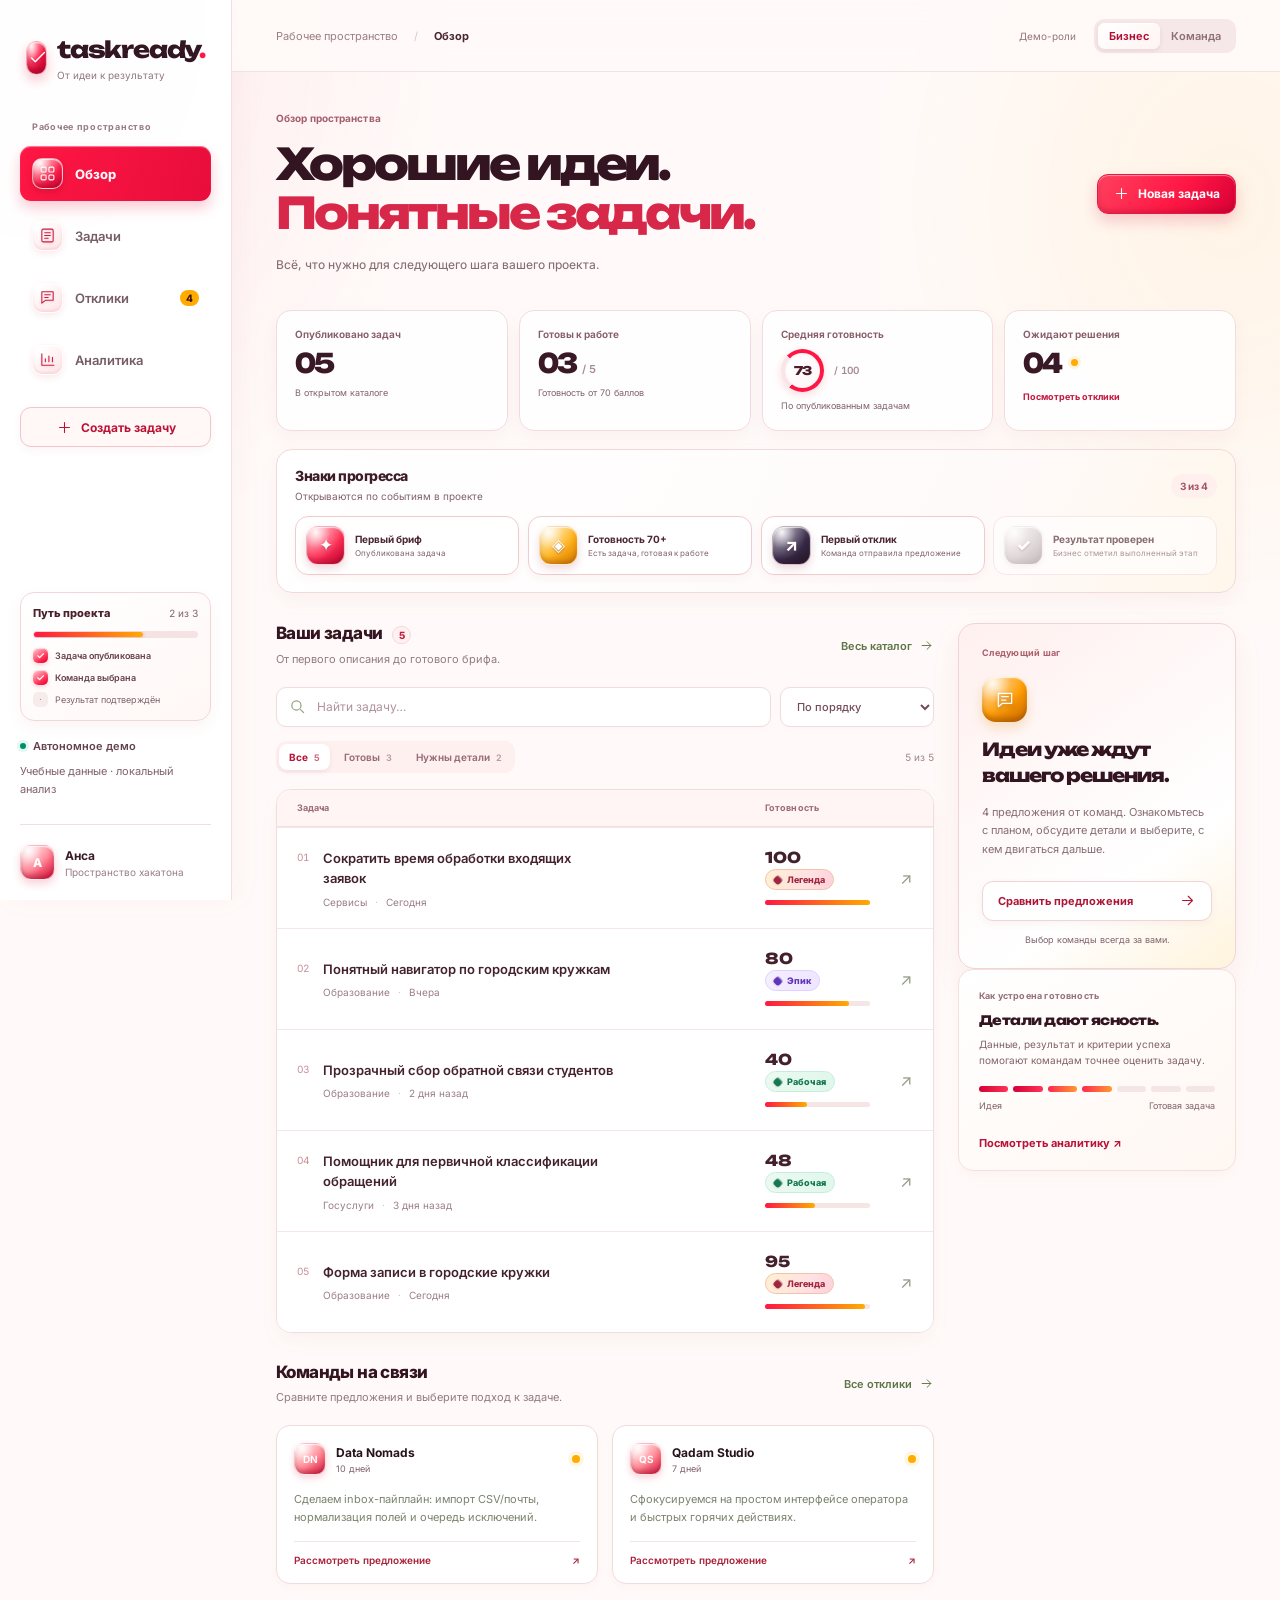
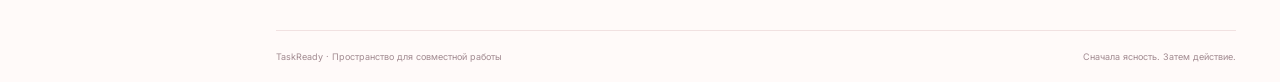
<file: TaskReady-demo.html>
<!doctype html>
<html lang="ru">
<head>
  <meta charset="UTF-8" />
  <meta name="viewport" content="width=device-width, initial-scale=1.0" />
  <meta name="description" content="TaskReady AI — превращает бизнес-идеи в готовые задачи для студенческих команд." />
  <title>TaskReady AI — готовность задач</title>
  <link rel="preconnect" href="https://fonts.googleapis.com" />
  <link rel="preconnect" href="https://fonts.gstatic.com" crossorigin />
  <link href="https://fonts.googleapis.com/css2?family=Inter:wght@400;500;600;700;800&family=Unbounded:wght@500;600;700;800&display=swap&subset=cyrillic" rel="stylesheet" />
  <style>:root {
  --ink: #17212b;
  --muted: #75808c;
  --line: #e8edf2;
  --canvas: #f6f8fb;
  --surface: #ffffff;
  --navy: #18324c;
  --blue: #2f7de1;
  --blue-soft: #eaf2ff;
  --cyan: #2db9c4;
  --green: #35a879;
  --green-soft: #e9f8f0;
  --orange: #e9964a;
  --orange-soft: #fff3e6;
  --red: #d96364;
  --red-soft: #fceded;
  --purple: #8165d7;
  --purple-soft: #f0edff;
  --shadow: 0 12px 32px rgba(24, 50, 76, .07);
  --radius: 16px;
  --radius-sm: 10px;
  font-family: Inter, ui-sans-serif, system-ui, -apple-system, BlinkMacSystemFont, "Segoe UI", sans-serif;
  color: var(--ink);
  background: var(--canvas);
  font-synthesis: none;
}
* { box-sizing: border-box; }
body { margin: 0; background: var(--canvas); color: var(--ink); }
button, input, textarea, select { font: inherit; }
button { cursor: pointer; }
.app-shell { min-height: 100vh; display: flex; }
.sidebar { width: 248px; background: var(--navy); color: #d7e2ed; padding: 24px 16px; display: flex; flex-direction: column; position: fixed; inset: 0 auto 0 0; z-index: 4; }
.brand { display: flex; align-items: center; gap: 11px; padding: 0 12px 30px; color: white; }
.brand-mark { width: 34px; height: 34px; border-radius: 11px; background: linear-gradient(135deg, #61d5d8, #4c7ee9); display: grid; place-items: center; color: white; font-size: 20px; box-shadow: 0 6px 16px rgba(76,126,233,.3); }
.brand strong { font-size: 17px; letter-spacing: -.3px; }
.brand small { display: block; color: #89a2b9; font-size: 10px; margin-top: 2px; letter-spacing: .8px; text-transform: uppercase; }
.nav { display: grid; gap: 5px; }
.nav button { border: 0; background: transparent; color: #a9bdcf; text-align: left; border-radius: 10px; padding: 12px 13px; display: flex; align-items: center; gap: 11px; font-size: 14px; transition: .2s ease; }
.nav button:hover { background: rgba(255,255,255,.08); color: white; }
.nav button.active { background: #2e506f; color: white; box-shadow: inset 3px 0 0 #63d1d5; }
.nav-icon { width: 19px; text-align: center; font-size: 17px; }
.sidebar-bottom { margin-top: auto; }
.demo-note { background: rgba(255,255,255,.08); border: 1px solid rgba(255,255,255,.1); border-radius: 12px; padding: 13px; font-size: 12px; line-height: 1.45; color: #b9cad9; }
.demo-note strong { display: block; color: #eaf3fa; margin-bottom: 5px; }
.main { margin-left: 248px; width: calc(100% - 248px); min-height: 100vh; }
.topbar { height: 76px; padding: 0 34px; display: flex; align-items: center; justify-content: space-between; border-bottom: 1px solid var(--line); background: rgba(246,248,251,.9); position: sticky; top: 0; z-index: 3; backdrop-filter: blur(12px); }
.breadcrumb { color: var(--muted); font-size: 13px; }
.breadcrumb strong { color: var(--ink); font-size: 14px; }
.top-actions { display: flex; align-items: center; gap: 10px; }
.role-switch { background: #e9eef3; padding: 3px; border-radius: 10px; display: flex; }
.role-switch button { border: 0; padding: 7px 10px; border-radius: 8px; color: var(--muted); background: transparent; font-size: 12px; }
.role-switch button.active { color: var(--navy); background: white; box-shadow: 0 1px 4px rgba(0,0,0,.08); font-weight: 700; }
.avatar { width: 35px; height: 35px; background: var(--blue-soft); color: var(--blue); display: grid; place-items: center; border-radius: 50%; font-weight: 700; font-size: 13px; }
.content { padding: 31px 34px 56px; max-width: 1480px; }
.page-heading { display: flex; justify-content: space-between; align-items: flex-start; gap: 20px; margin-bottom: 25px; }
.page-heading h1 { margin: 0 0 7px; letter-spacing: -1px; font-size: 29px; color: var(--navy); }
.page-heading p { margin: 0; color: var(--muted); font-size: 14px; }
.heading-actions { display: flex; gap: 9px; }
.btn { border: 1px solid var(--line); color: var(--navy); background: white; border-radius: 9px; padding: 10px 14px; font-weight: 650; font-size: 13px; transition: .2s ease; }
.btn:hover { transform: translateY(-1px); box-shadow: 0 4px 12px rgba(24,50,76,.08); }
.btn.primary { border-color: var(--blue); background: var(--blue); color: white; }
.btn.primary:hover { background: #276dc4; }
.btn.soft { border-color: transparent; color: var(--blue); background: var(--blue-soft); }
.btn.danger { color: var(--red); background: var(--red-soft); border-color: transparent; }
.btn.success { color: #23855c; background: var(--green-soft); border-color: transparent; }
.btn.small { padding: 7px 10px; font-size: 12px; }
.grid { display: grid; gap: 18px; }
.grid-4 { grid-template-columns: repeat(4, minmax(0, 1fr)); }
.grid-3 { grid-template-columns: repeat(3, minmax(0, 1fr)); }
.grid-2 { grid-template-columns: repeat(2, minmax(0, 1fr)); }
.card { background: var(--surface); border: 1px solid var(--line); border-radius: var(--radius); box-shadow: var(--shadow); }
.metric { padding: 20px; min-height: 125px; position: relative; overflow: hidden; }
.metric::after { content: ""; position: absolute; right: 0; top: -22px; width: 88px; height: 88px; border-radius: 50%; background: var(--blue-soft); opacity: .7; pointer-events: none; }
.metric .eyebrow { color: var(--muted); font-size: 11px; font-weight: 700; letter-spacing: .15px; text-transform: uppercase; position: relative; z-index: 1; max-width: calc(100% - 12px); overflow-wrap: anywhere; }
.metric .value { color: var(--navy); font-size: 32px; letter-spacing: -1px; font-weight: 760; margin: 10px 0 4px; position: relative; z-index: 1; }
.metric .detail { color: var(--muted); font-size: 12px; position: relative; z-index: 1; }
.hero-card { padding: 24px; background: linear-gradient(125deg, #17344f 0%, #214c6f 58%, #257e8c 100%); color: white; min-height: 272px; position: relative; overflow: hidden; }
.hero-card::after { content: ""; position: absolute; width: 420px; height: 420px; border: 1px solid rgba(255,255,255,.13); border-radius: 50%; right: 0; top: -190px; box-shadow: 0 0 0 32px rgba(255,255,255,.03), 0 0 0 64px rgba(255,255,255,.03); pointer-events: none; }
.hero-card h2 { margin: 0 0 10px; font-size: 21px; letter-spacing: -.4px; position: relative; z-index: 1; }
.hero-card p { color: #bad0df; max-width: 520px; font-size: 13px; line-height: 1.5; position: relative; z-index: 1; }
.hero-bottom { display: flex; gap: 24px; align-items: center; margin-top: 20px; position: relative; z-index: 1; }
.score-ring { width: 108px; height: 108px; border-radius: 50%; display: grid; place-items: center; background: conic-gradient(#63d1d5 0 78%, rgba(255,255,255,.17) 78% 100%); position: relative; flex: 0 0 auto; }
.score-ring::after { content: ""; position: absolute; inset: 9px; background: #1d4663; border-radius: 50%; }
.score-ring .score-in { z-index: 1; text-align: center; }
.score-ring strong { display: block; font-size: 29px; line-height: 1; }
.score-ring span { color: #b9d1dc; font-size: 10px; }
.hero-points { display: grid; gap: 10px; }
.hero-point { display: flex; gap: 9px; align-items: center; font-size: 12px; color: #d2e5ec; }
.hero-point b { width: 22px; height: 22px; display: grid; place-items: center; color: #13314c; background: #81e0db; border-radius: 7px; }
.section-card { padding: 21px; }
.section-title { display: flex; justify-content: space-between; align-items: center; gap: 12px; margin-bottom: 17px; }
.section-title h3 { margin: 0; color: var(--navy); font-size: 16px; letter-spacing: -.2px; }
.section-title span { color: var(--muted); font-size: 12px; }
.readiness-list { display: grid; gap: 14px; }
.readiness-row { display: grid; grid-template-columns: 145px 1fr 42px; gap: 12px; align-items: center; font-size: 12px; }
.readiness-row label { color: #4a5967; }
.progress { height: 8px; background: #edf1f4; border-radius: 99px; overflow: hidden; }
.progress i { display: block; height: 100%; border-radius: inherit; background: linear-gradient(90deg, var(--cyan), var(--blue)); }
.readiness-row strong { color: var(--navy); text-align: right; font-size: 12px; }
.insight { border: 1px solid #f4dfc7; background: #fffaf4; border-radius: 12px; padding: 14px; display: flex; gap: 11px; align-items: flex-start; }
.insight-icon { width: 28px; height: 28px; flex: 0 0 auto; border-radius: 8px; background: var(--orange-soft); display: grid; place-items: center; }
.insight strong { display: block; font-size: 13px; color: #794c20; margin-bottom: 4px; }
.insight p { margin: 0; color: #896d50; font-size: 12px; line-height: 1.45; }
.task-card { padding: 18px; transition: .2s ease; }
.task-card:hover { border-color: #c9dcf1; transform: translateY(-2px); }
.task-card-head { display: flex; justify-content: space-between; gap: 12px; align-items: flex-start; }
.task-card h3 { margin: 0 0 7px; font-size: 15px; color: var(--navy); line-height: 1.35; }
.task-card p { margin: 0; color: var(--muted); font-size: 12px; line-height: 1.5; }
.badge { display: inline-flex; align-items: center; gap: 5px; border-radius: 6px; padding: 5px 7px; font-size: 10px; font-weight: 750; white-space: nowrap; }
.badge.blue { background: var(--blue-soft); color: var(--blue); }
.badge.green { background: var(--green-soft); color: #27855e; }
.badge.orange { background: var(--orange-soft); color: #b66b23; }
.badge.purple { background: var(--purple-soft); color: var(--purple); }
.badge.gray { background: #f0f2f4; color: #68747f; }
.task-meta { display: flex; gap: 8px; flex-wrap: wrap; margin-top: 14px; color: var(--muted); font-size: 11px; }
.task-meta span { background: #f7f8fa; border-radius: 6px; padding: 5px 7px; }
.task-score { display: flex; align-items: center; gap: 8px; margin-top: 16px; }
.task-score .progress { flex: 1; height: 6px; }
.task-score strong { color: var(--navy); font-size: 13px; }
.catalog-toolbar { display: flex; gap: 9px; margin-bottom: 18px; flex-wrap: wrap; }
.input, .select, .textarea { width: 100%; border: 1px solid var(--line); background: white; color: var(--ink); border-radius: 9px; padding: 11px 12px; outline: none; transition: .2s ease; }
.input:focus, .select:focus, .textarea:focus { border-color: #9bc0ef; box-shadow: 0 0 0 3px var(--blue-soft); }
.textarea { resize: vertical; min-height: 130px; line-height: 1.5; }
.catalog-toolbar .input { max-width: 310px; }
.catalog-toolbar .select { max-width: 180px; }
.field { display: grid; gap: 7px; }
.field label { font-weight: 700; font-size: 12px; color: #455462; }
.field label span { color: var(--muted); font-weight: 500; }
.form-layout { display: grid; grid-template-columns: minmax(0, 1.3fr) minmax(290px, .7fr); gap: 18px; align-items: start; }
.form-card { padding: 22px; }
.form-grid { display: grid; grid-template-columns: repeat(2, minmax(0, 1fr)); gap: 15px; }
.form-grid .full { grid-column: 1 / -1; }
.ai-banner { border: 1px solid #cde9eb; background: linear-gradient(90deg, #effafa, #f7fbff); border-radius: 12px; padding: 14px; display: flex; gap: 11px; margin-bottom: 18px; }
.ai-orb { width: 31px; height: 31px; background: linear-gradient(135deg, #42c6c8, #597ee9); color: white; display: grid; place-items: center; border-radius: 10px; flex: 0 0 auto; }
.ai-banner strong { display: block; color: #1d6970; font-size: 13px; margin-bottom: 4px; }
.ai-banner p { margin: 0; color: #637c84; font-size: 12px; line-height: 1.45; }
.questions { display: grid; gap: 10px; margin-top: 14px; }
.question { background: white; border: 1px solid #dceff0; padding: 12px; border-radius: 10px; }
.question .q-top { display: flex; justify-content: space-between; gap: 8px; align-items: center; }
.question strong { font-size: 12px; color: var(--navy); }
.question small { color: var(--muted); font-size: 10px; }
.question p { margin: 8px 0 0; font-size: 12px; color: #5b6e79; line-height: 1.45; }
.stepper { display: flex; gap: 6px; margin-bottom: 21px; overflow-x: auto; }
.step { display: flex; align-items: center; gap: 8px; color: #91a0ae; font-size: 12px; white-space: nowrap; }
.step:not(:last-child)::after { content: "→"; color: #c6cfd7; margin-left: 4px; }
.step .num { width: 24px; height: 24px; display: grid; place-items: center; border-radius: 50%; background: #e8edf1; font-size: 11px; font-weight: 800; }
.step.active { color: var(--blue); font-weight: 700; }
.step.active .num { background: var(--blue); color: white; }
.step.done { color: var(--green); }
.step.done .num { background: var(--green-soft); color: var(--green); }
.score-panel { padding: 22px; position: sticky; top: 98px; }
.score-panel .score-big { display: flex; align-items: center; gap: 14px; margin-bottom: 17px; }
.score-number { font-size: 46px; color: var(--navy); letter-spacing: -2px; font-weight: 800; line-height: 1; }
.score-caption { color: var(--muted); font-size: 11px; }
.score-caption strong { display: block; font-size: 13px; color: var(--green); margin-bottom: 5px; }
.breakdown { display: grid; gap: 11px; border-top: 1px solid var(--line); padding-top: 15px; }
.breakdown-row { display: grid; grid-template-columns: 1fr 44px; gap: 8px; font-size: 11px; }
.breakdown-row .label { display: flex; justify-content: space-between; color: #5c6975; margin-bottom: 5px; }
.breakdown-row .label b { color: var(--navy); }
.missing { margin-top: 16px; border-radius: 10px; background: #fff9ee; padding: 12px; }
.missing h4 { color: #9b6729; font-size: 12px; margin: 0 0 7px; }
.missing ul { list-style: none; margin: 0; padding: 0; display: grid; gap: 6px; }
.missing li { font-size: 11px; color: #91714c; display: flex; gap: 6px; }
.missing li::before { content: "＋"; color: var(--orange); font-weight: 800; }
.publish-check { display: flex; gap: 9px; padding: 12px; border: 1px solid var(--line); border-radius: 10px; margin: 15px 0; font-size: 12px; color: #5b6875; line-height: 1.45; }
.publish-check input { accent-color: var(--blue); width: 16px; height: 16px; margin-top: 1px; }
.toolbar-line { display: flex; justify-content: space-between; gap: 12px; align-items: center; margin-bottom: 17px; }
.toolbar-line h2 { margin: 0; color: var(--navy); font-size: 19px; }
.toolbar-line p { margin: 4px 0 0; color: var(--muted); font-size: 12px; }
.empty { padding: 44px 20px; text-align: center; color: var(--muted); }
.empty .empty-icon { font-size: 30px; margin-bottom: 10px; }
.offer-card { padding: 18px; }
.offer-top { display: flex; justify-content: space-between; gap: 10px; }
.team-name { display: flex; gap: 10px; align-items: center; }
.team-avatar { width: 34px; height: 34px; background: var(--purple-soft); color: var(--purple); display: grid; place-items: center; border-radius: 10px; font-weight: 800; font-size: 12px; }
.offer-card h3 { margin: 0 0 3px; font-size: 14px; color: var(--navy); }
.offer-card p { margin: 0; color: var(--muted); font-size: 11px; }
.offer-body { margin: 14px 0; padding: 12px; background: #fafbfc; border-radius: 10px; color: #566672; font-size: 12px; line-height: 1.5; }
.offer-actions { display: flex; justify-content: flex-end; gap: 7px; }
.compare-grid { display: grid; grid-template-columns: repeat(3, minmax(0, 1fr)); gap: 12px; }
.compare-cell { border: 1px solid var(--line); border-radius: 11px; padding: 13px; }
.compare-cell strong { color: var(--navy); display: block; font-size: 12px; margin-bottom: 7px; }
.compare-cell p { margin: 0; color: var(--muted); font-size: 11px; line-height: 1.45; }
.kpi-strip { display: flex; gap: 14px; overflow-x: auto; padding-bottom: 2px; }
.kpi { flex: 1; min-width: 130px; background: #f8fafc; border: 1px solid var(--line); border-radius: 11px; padding: 13px; }
.kpi strong { display: block; font-size: 21px; color: var(--navy); }
.kpi span { color: var(--muted); font-size: 11px; }
.journey { display: flex; align-items: center; gap: 0; overflow-x: auto; padding: 14px 0 8px; }
.journey-step { min-width: 105px; text-align: center; position: relative; }
.journey-step:not(:last-child)::after { content: ""; height: 2px; background: #d9e6ee; width: 58px; position: absolute; top: 18px; left: calc(50% + 20px); }
.journey-dot { width: 36px; height: 36px; display: grid; place-items: center; border-radius: 50%; margin: 0 auto 8px; background: var(--blue-soft); color: var(--blue); font-weight: 800; font-size: 12px; position: relative; z-index: 1; }
.journey-step strong { display: block; font-size: 11px; color: var(--navy); }
.journey-step span { color: var(--muted); font-size: 10px; }
.modal-backdrop { position: fixed; inset: 0; background: rgba(17,32,48,.45); z-index: 10; display: grid; place-items: center; padding: 20px; }
.modal { background: white; width: min(720px, 100%); max-height: min(760px, 90vh); overflow-y: auto; border-radius: 18px; box-shadow: 0 24px 80px rgba(15,35,55,.25); padding: 23px; }
.modal-head { display: flex; justify-content: space-between; gap: 14px; align-items: flex-start; margin-bottom: 18px; }
.modal-head h2 { color: var(--navy); font-size: 20px; margin: 0 0 6px; }
.modal-head p { color: var(--muted); font-size: 12px; margin: 0; }
.close { border: 0; background: #f0f3f6; border-radius: 8px; width: 30px; height: 30px; color: var(--muted); font-size: 18px; }
.modal-section { margin-top: 18px; }
.modal-section h4 { color: var(--navy); margin: 0 0 9px; font-size: 13px; }
.detail-grid { display: grid; grid-template-columns: repeat(2, 1fr); gap: 9px; }
.detail-item { background: #f8fafb; border-radius: 9px; padding: 10px; }
.detail-item span { display: block; color: var(--muted); font-size: 10px; margin-bottom: 4px; }
.detail-item b { display: block; color: #4e5e6a; font-size: 12px; line-height: 1.4; font-weight: 600; }
.toast-root { position: fixed; right: 22px; bottom: 22px; z-index: 30; display: grid; gap: 8px; }
.toast { background: #16344f; color: white; border-radius: 10px; padding: 12px 15px; box-shadow: 0 8px 24px rgba(10,30,50,.2); font-size: 12px; animation: toast-in .25s ease; max-width: 320px; }
@keyframes toast-in { from { opacity: 0; transform: translateY(8px); } to { opacity: 1; transform: translateY(0); } }
@media (max-width: 1050px) { .grid-4 { grid-template-columns: repeat(2, 1fr); } .form-layout { grid-template-columns: 1fr; } .score-panel { position: static; } }
@media (max-width: 760px) { .sidebar { width: 72px; padding: 18px 10px; } .brand { padding: 0 9px 26px; } .brand > div:last-child, .nav button span:not(.nav-icon), .demo-note { display: none; } .nav button { justify-content: center; padding: 12px 8px; } .main { margin-left: 72px; width: calc(100% - 72px); } .topbar { padding: 0 17px; } .content { padding: 24px 17px 44px; } .top-actions .role-switch { display: none; } .grid-3, .grid-2, .grid-4 { grid-template-columns: 1fr; } .page-heading { display: block; } .heading-actions { margin-top: 16px; } .form-grid { grid-template-columns: 1fr; } .form-grid .full { grid-column: auto; } .compare-grid, .detail-grid { grid-template-columns: 1fr; } .readiness-row { grid-template-columns: 110px 1fr 34px; } }

/* TaskReady — calm editorial workspace */
:root{--ink:#282d29;--muted:#777e76;--line:#e4e6de;--canvas:#fafaf7;--surface:#fff;--navy:#282d29;--blue:#315d4d;--blue-soft:#edf2ec;--cyan:#315d4d;--green:#315d4d;--green-soft:#edf2ec;--orange:#a28153;--orange-soft:#f5f0e6;--purple:#526453;--purple-soft:#eef1ea;--red:#a55c50;--red-soft:#f9eeeb;--shadow:none;--radius:12px;--radius-sm:7px;font-family:'Segoe UI',Arial,sans-serif;font-size:14px}
body{background:var(--canvas)}button,a,input,select,textarea{-webkit-tap-highlight-color:transparent}button:focus-visible,a:focus-visible{outline:2px solid #315d4d;outline-offset:4px}button{touch-action:manipulation}svg{flex-shrink:0}button:disabled{opacity:.4;cursor:not-allowed;transform:none!important}p{line-height:1.65}h1,h2,h3,p{overflow-wrap:break-word}
.sidebar{width:232px;padding:35px 20px 20px;background:#f0f1ea;border-right:1px solid var(--line);color:var(--ink)}.brand{padding:0 6px 54px;gap:10px;color:var(--ink)}.brand-mark{width:34px;height:34px;border-radius:8px;background:#315d4d;box-shadow:none;transform:none}.brand-mark svg{width:24px;height:24px}.brand strong{font-size:23px;letter-spacing:-1px;font-weight:650}.brand strong span{color:#71947c}.brand small{font-size:10px;letter-spacing:0;text-transform:none;color:#757d73;margin-top:5px}.workspace-label{font-size:9px;letter-spacing:1.5px;color:#82877d;padding:0 12px;margin-bottom:14px;font-weight:600}.nav{gap:5px}.nav button{padding:12px;color:#646d61;border-radius:7px;font-size:13px;gap:12px;min-height:44px}.nav button.active{background:#e0e6d9;color:#263d2f;box-shadow:none;font-weight:600}.nav button:hover{background:#e5e9df;color:#263d2f}.nav-icon{display:flex;width:20px;align-items:center}.nav-count{margin-left:auto;background:#cad6c1;font-size:10px;padding:2px 6px;border-radius:4px}.sidebar-create{margin-top:25px;background:transparent!important;border:1px solid #ccd2c5!important;color:#455341;justify-content:center;width:100%;font-weight:500!important}.sidebar-bottom{font-size:11px;color:#80867c}.sidebar-caption{font-weight:600;color:#5f685a;display:flex;gap:7px;align-items:center}.status-dot{height:6px;width:6px;background:#688160;border-radius:50%}.sidebar-bottom p{font-size:11px;line-height:1.7;margin:9px 0 25px}.profile{padding-top:20px;border-top:1px solid #dce0d5;display:flex;align-items:center;gap:10px}.profile strong{display:block;font-size:12px;font-weight:600;color:#303a2e}.profile small{display:block;font-size:10px;margin-top:3px}.avatar{background:#e2e6da;color:#58654d;border-radius:9px;font-size:12px}
.main{margin-left:232px;width:calc(100% - 232px);display:flex;flex-direction:column}.topbar{height:72px;flex-shrink:0;background:var(--canvas);padding:0 44px;backdrop-filter:none;position:static}.breadcrumb{font-size:11px}.breadcrumb span{margin:0 13px;color:#b7bdb2}.breadcrumb strong{font-size:11px;font-weight:500}.role-label{font-size:10px;color:var(--muted);margin-right:6px}.role-switch{background:#eeefe9;border-radius:6px;padding:3px}.role-switch button{font-size:11px;border-radius:4px;padding:6px 11px}.role-switch button.active{font-weight:500;box-shadow:0 1px 3px #0000000a}.content{padding:40px 44px 46px;max-width:1600px;width:100%;margin:0 auto}.page-heading{margin-bottom:30px;align-items:center}.page-heading h1{font-size:32px;font-weight:500;letter-spacing:-1px;line-height:1.18}.page-heading p{font-size:12px;margin-top:12px;line-height:1.6;max-width:620px}.eyebrow{font-size:9px;letter-spacing:1.7px;font-weight:600;color:var(--muted)}.overview-heading{align-items:center;margin-bottom:35px}.overview-heading h1{font-family:Georgia,'Times New Roman',serif;font-size:46px;letter-spacing:-1.6px;line-height:1.13;font-weight:400;margin:16px 0 0}.overview-heading h1 em{color:#73806e;font-style:normal}.overview-heading p{margin-top:16px}.btn{display:inline-flex;align-items:center;justify-content:center;gap:8px;border-radius:6px;min-height:40px;padding:10px 15px;font-size:12px;font-weight:500;box-shadow:none}.btn:hover{transform:none;box-shadow:none;background:#f3f5ef;border-color:#bec9b9}.btn.primary{background:#315d4d;border-color:#315d4d;color:white}.btn.primary:hover{background:#244a3c}.btn svg{width:17px;height:17px}.btn.small{min-height:32px}.btn.soft{background:#edf2ec;color:#315d4d}.btn.success{background:#edf2ec;color:#315d4d}.summary-strip{display:grid;grid-template-columns:repeat(4,1fr);border-top:1px solid var(--line);border-bottom:1px solid var(--line);padding:24px 0;margin-bottom:37px}.summary-strip>div{padding:0 23px;border-right:1px solid var(--line)}.summary-strip>div:first-child{padding-left:0}.summary-strip>div:last-child{border:0;padding-right:0}.summary-strip>div>span{display:block;color:#747a71;font-size:11px}.summary-strip strong{display:block;font-size:35px;line-height:1.1;letter-spacing:-1px;font-weight:400;margin:12px 0 9px;font-variant-numeric:tabular-nums}.summary-strip strong small{font-size:14px;color:#9ba293;letter-spacing:0;margin-left:3px}.summary-strip>div>small{display:block;font-size:10px;color:#94998e}.summary-strip .text-link{font-size:10px}.metric-dot{display:inline-block;width:7px;height:7px;background:#b39b70;border-radius:50%;margin:0 0 7px 10px}.text-link{display:inline-flex;align-items:center;gap:7px;padding:0;border:0;background:none;color:#455e48;font-size:11px;font-weight:500;text-align:left}.text-link svg{width:15px;height:15px}.text-link:hover{color:#203d2a;text-decoration:underline;text-underline-offset:3px}
.overview-layout{display:grid;grid-template-columns:minmax(0,1fr) 278px;gap:30px;align-items:start}.section-heading{display:flex;justify-content:space-between;gap:15px;align-items:center;margin-bottom:19px}.section-heading h2{font-size:17px;font-weight:550;letter-spacing:-.3px;margin:0}.section-heading h2>span{display:inline-block;font-size:10px;color:#7b8772;background:#edf0e7;border:1px solid #dfe5d7;border-radius:5px;vertical-align:middle;padding:2px 6px;margin-left:6px}.section-heading p{margin:6px 0 0;font-size:11px;color:var(--muted)}.task-table{background:#fff;border:1px solid var(--line);border-radius:10px;overflow:hidden}.task-table-head,.task-row{display:grid;grid-template-columns:minmax(0,1fr) 118px 13px;gap:17px;align-items:center;padding:0 20px}.task-table-head{height:37px;background:#f5f6f1;color:#969d90;font-size:8px;letter-spacing:1.3px}.task-row{min-height:101px;width:100%;text-align:left;background:white;border:0;border-top:1px solid #eceee7;color:var(--ink)}.task-row:hover{background:#fafbf7}.task-row-title{display:flex;gap:14px;align-items:flex-start}.row-num{font-size:10px;color:#a7ad9f;padding-top:3px;font-variant-numeric:tabular-nums}.task-row-title strong{font-size:12px;line-height:1.5;font-weight:500;display:block;max-width:290px}.task-row-title small{font-size:10px;color:#92998a;margin-top:7px;display:block}.task-row-title small b{padding:0 5px;font-weight:400}.row-readiness>span:first-child{display:flex;gap:7px;align-items:center}.row-readiness strong{font-size:14px;font-weight:500}.row-readiness small{font-size:9px;color:#8b927f}.row-track{display:block;height:3px;background:#edf0e7;margin-top:10px;max-width:105px;border-radius:3px}.row-track i{display:block;height:3px;border-radius:3px}.row-arrow{color:#929b86;font-size:16px}.focus-card{background:#e9eddf;border:1px solid #dce3d2;border-radius:10px;padding:23px}.focus-card .eyebrow{font-size:8px;color:#748368;letter-spacing:1.3px}.focus-symbol{width:38px;height:38px;border:1px solid #c9d3bd;border-radius:50%;display:grid;place-items:center;color:#65815b;margin:26px 0 18px}.focus-card h2{font-family:Georgia,serif;font-size:25px;font-weight:400;line-height:1.23;letter-spacing:-.6px;margin:0;color:#354b32}.focus-card p{font-size:11px;color:#7a8670;line-height:1.8;margin:15px 0 22px}.focus-button{background:#fff;border-color:#d5ddcb;color:#3c5738;width:100%;font-size:11px;justify-content:space-between}.focus-foot{font-size:9px;color:#88967d;margin-top:13px;text-align:center}.guide-card{padding:27px 3px}.guide-card .eyebrow{font-size:8px;letter-spacing:1.1px}.guide-card h3{font-size:16px;font-weight:500;margin:14px 0 9px;letter-spacing:-.3px}.guide-card p{font-size:11px;color:#8c9383;line-height:1.75;margin:0}.guide-scale{display:flex;gap:4px;margin-top:22px}.guide-scale i{height:5px;background:#dfe5d5;flex:1;border-radius:2px}.guide-scale i:nth-child(-n+4){background:#819574}.guide-scale i:nth-child(-n+2){background:#4e6c47}.guide-labels{display:flex;justify-content:space-between;font-size:9px;color:#8f9984;margin:8px 0 22px}.recent-section{margin-top:31px}.recent-grid{display:grid;grid-template-columns:1fr 1fr;gap:14px}.recent-offer{display:block;text-align:left;border:1px solid var(--line);background:white;padding:17px;border-radius:10px;color:var(--ink)}.recent-offer:hover{border-color:#b8c6af}.recent-top{display:flex;align-items:center;gap:10px}.recent-top strong{display:block;font-size:12px;font-weight:600}.recent-top small{display:block;font-size:9px;color:#9aa18f;margin-top:3px}.team-avatar{background:#eeeee6;color:#707a63;width:32px;height:32px;font-size:10px;border-radius:7px;font-weight:500;flex-shrink:0}.offer-dot{width:5px;height:5px;background:#b49e72;border-radius:50%;margin-left:auto}.recent-offer p{font-size:11px;color:#8a9180;line-height:1.65;display:-webkit-box;-webkit-line-clamp:2;-webkit-box-orient:vertical;overflow:hidden;min-height:36px;margin:15px 0}.recent-bottom{display:flex;justify-content:space-between;font-size:10px;color:#5b7150;border-top:1px solid #f0f1eb;padding-top:12px}.page-footer{display:flex;justify-content:space-between;gap:20px;margin:auto 44px 0;padding:20px 0;border-top:1px solid var(--line);font-size:9px;color:#a1a797}
/* Shared forms, catalog and decision room */
.card{box-shadow:none;border-radius:10px}.section-card,.form-card,.score-panel{padding:24px}.task-card{padding:24px}.task-card:hover{transform:none;border-color:#b8c6af}.task-card h3{font-size:16px;font-weight:500}.task-card p{font-size:12px;line-height:1.7}.badge{font-size:10px;font-weight:500;padding:5px 8px;border-radius:4px}.badge.gray{background:#f0f1ec;color:#7c8473}.task-meta span{background:#f5f6f1}.progress{height:5px;background:#eef0e8}.progress i{background:#52794f}.input,.select,.textarea{border-radius:6px;font-size:13px;padding:12px;border-color:#dde2d6}.input:focus,.select:focus,.textarea:focus{border-color:#799274;box-shadow:0 0 0 3px #f0f4eb}.field label{font-size:12px;font-weight:500;color:#5e6855}.form-grid{gap:20px}.ai-banner{background:#f4f6ef;border:1px solid #e2e8d9;border-radius:8px;padding:18px}.ai-orb{background:#e5ebdc;color:#5d7654;border-radius:6px}.ai-banner strong{color:#495e41;font-weight:550;font-size:13px}.ai-banner p{color:#8a9680}.question{border-color:#e4e8dd;padding:17px;border-radius:7px}.question strong{font-size:13px;font-weight:500;line-height:1.6}.question small{font-size:9px}.stepper{margin-bottom:28px;gap:10px}.step{font-size:11px}.step .num{font-weight:500;background:#eeeee7}.score-number{font-weight:400}.breakdown-row{grid-template-columns:1fr;gap:8px;padding:3px 0}.breakdown-row .label{color:#7b876f;font-size:11px}.breakdown-row .label b{font-weight:500}.insight{background:#f7f5ee;border-color:#e8e3d6;border-radius:7px}.insight strong,.insight p{color:#7b7157!important}.insight-icon{background:#ece8db}.missing{background:#f7f5ed}.missing h4,.missing li{color:#887b5e}.offer-card{padding:24px}.offer-body{background:#f7f8f3;padding:16px;line-height:1.75;color:#7e8872}.offer-card h3{font-weight:500;font-size:15px}.offer-actions{margin-top:20px}.kpi{background:#f7f8f3;border:0;padding:18px}.kpi strong{font-weight:400;font-size:30px}.metric::after{display:none}.modal-backdrop{background:#26312560;backdrop-filter:blur(4px)}.modal{border-radius:12px;padding:30px;box-shadow:0 24px 90px #1b261b26}.modal-head h2{font-weight:500;line-height:1.4;margin-top:13px}.detail-item{background:#f6f7f1;border-radius:6px;padding:15px}.detail-item b{font-weight:400;color:#606c55;line-height:1.65}.toast-root,#toast-root{position:fixed;right:22px;bottom:22px;z-index:30;display:grid;gap:8px}.toast{background:#315d4d;box-shadow:0 8px 24px #273d2426}.close{background:#f0f2eb;color:#727f67;min-width:30px}.journey-dot{font-weight:500}.journey-step:not(:last-child)::after{background:#e0e6d6}.publish-check{background:#f9faf6;color:#7c8870;border-radius:6px}a{color:#416640}
@media(min-width:1600px){.content{padding-top:55px}.overview-heading h1{font-size:52px}.overview-layout{grid-template-columns:minmax(0,1fr) 320px;gap:36px}.task-row{min-height:108px}.task-row-title strong{max-width:400px;font-size:13px}.focus-card{padding:30px}}
@media(max-width:1180px){.sidebar{width:200px;padding:30px 14px 18px}.main{margin-left:200px;width:calc(100% - 200px)}.content{padding:30px}.topbar{padding:0 30px}.overview-layout{grid-template-columns:minmax(0,1fr) 240px;gap:20px}.task-row,.task-table-head{padding:0 14px;gap:10px;grid-template-columns:minmax(0,1fr) 94px 10px}.row-num{display:none}.focus-card{padding:18px}.summary-strip>div{padding:0 15px}.page-footer{margin-left:30px;margin-right:30px}}
@media(max-width:1000px){.overview-layout{grid-template-columns:1fr}.focus-column{display:grid;grid-template-columns:1fr 1fr;gap:24px}.focus-card h2 br{display:none}.focus-symbol{display:none}.focus-card h2{margin-top:20px}.form-layout{grid-template-columns:1fr}.role-label{display:none}.overview-heading h1{font-size:40px}.summary-strip>div>small{font-size:9px}.guide-card{padding:24px}.grid-3{grid-template-columns:repeat(2,1fr)}}
@media(max-width:760px){.sidebar{width:66px;padding:24px 9px}.brand{padding:0 7px 30px}.brand-mark{width:32px;height:32px;flex-shrink:0}.brand>div:last-child,.workspace-label,.nav-count,.sidebar-bottom,.sidebar-create{display:none}.nav button{justify-content:center;padding:12px 8px}.nav button span:not(.nav-icon){display:none}.main{margin-left:66px;width:calc(100% - 66px)}.topbar{padding:0 18px;height:64px;gap:12px}.breadcrumb{font-size:0}.breadcrumb span{display:none}.breadcrumb strong{font-size:11px}.top-actions .role-switch{display:flex}.role-switch button{padding:6px 8px;font-size:10px}.content{padding:27px 19px}.page-heading{display:block}.overview-heading h1{font-size:36px;letter-spacing:-1px}.overview-heading>.btn{margin-top:20px}.overview-heading p{font-size:11px}.summary-strip{grid-template-columns:1fr 1fr;padding:0;margin-bottom:29px}.summary-strip>div{padding:20px 12px!important;border-bottom:1px solid var(--line)}.summary-strip>div:nth-child(2n){border-right:0}.summary-strip>div:nth-child(n+3){border-bottom:0}.summary-strip strong{font-size:29px}.summary-strip>div>span{font-size:10px}.summary-strip>div>small{line-height:1.5}.task-row{min-height:118px}.task-row,.task-table-head{grid-template-columns:minmax(0,1fr) 66px;gap:12px;padding:12px}.row-arrow{display:none}.row-readiness>span:first-child{display:block}.row-readiness small{display:block;font-size:8px;margin-top:4px}.task-row-title strong{font-size:11px}.task-row-title small{font-size:9px}.section-heading h2{font-size:16px}.section-heading p{font-size:10px}.section-heading .text-link{font-size:10px;white-space:nowrap}.section-heading .text-link svg{display:none}.recent-grid,.focus-column,.grid-3,.grid-2{grid-template-columns:1fr}.guide-card{padding:20px 2px}.page-footer{margin:0 19px;font-size:8px}.page-footer span:last-child{display:none}.page-heading h1{font-size:30px}.overview-heading h1{font-size:36px}.form-card,.score-panel,.section-card,.offer-card{padding:18px}.form-grid{grid-template-columns:1fr}.question .q-top{display:block}.question small{display:block;margin-top:5px}.stepper{gap:5px}.step{font-size:9px;gap:5px}.step .num{width:20px;height:20px}.step:not(:last-child)::after{margin:0}.modal-backdrop{padding:12px}.modal{padding:20px}.detail-grid{grid-template-columns:1fr}.catalog-toolbar .input,.catalog-toolbar .select{max-width:none}.recent-offer p{-webkit-line-clamp:3}.form-card .btn{font-size:11px;padding:10px}.role-switch{flex-shrink:0}.top-actions{gap:0}}
@media(prefers-reduced-motion:reduce){*{animation:none!important;transition:none!important}}
.score-panel .journey-step::after{display:none}.score-panel .journey-step strong{font-weight:500}.score-panel .journey-step span{line-height:1.5}.toast{max-width:min(320px,calc(100vw - 40px))}
/* Lighter sage palette, stronger type and task tools */
:root{--blue:#536d3e;--blue-soft:#f0f5e8;--green:#607d48;--green-soft:#edf4e3;--purple:#64774d;--purple-soft:#eef3e5;--cyan:#9eb981;--muted:#72796b}
.brand strong{font-weight:750}.brand-mark{background:#c2d6ab;color:#344d2d}.nav button{font-weight:550}.nav button.active{background:#e1ecd3;color:#40562f;font-weight:750}.nav-count{background:#c8ddb2;color:#455d32}.sidebar{background:#f2f4ed}.sidebar-create{font-weight:650!important;border-color:#cedcc0!important}.profile strong{font-weight:700}.avatar{background:#e2ecd7;color:#536d3e}.role-switch button.active{font-weight:650}.overview-heading h1{font-weight:700;letter-spacing:-1.7px}.overview-heading h1 em{color:#8da276}.page-heading h1{font-weight:650}.overview-heading h1{font-weight:700}.page-heading p{color:#747e68;font-weight:450}.eyebrow{font-weight:750}.section-heading h2{font-size:18px;font-weight:750}.section-heading p{color:#7c846f}.summary-strip>div>span{font-weight:550}.summary-strip strong{font-weight:600}.summary-strip strong small{font-weight:400}.summary-strip>div>small{color:#7c846f}.btn{font-weight:650}.btn.primary{background:#c0d7a6;border-color:#b7ce9c;color:#30452a}.btn.primary:hover{background:#b3cc95;border-color:#a4be85;color:#2c4125}.btn.soft,.btn.success{background:#eaf2df;color:#526f3c}.text-link{font-weight:600;color:#5e7548}.btn:focus-visible,button:focus-visible{outline-color:#7b995d}.focus-card{background:#eff5e5;border-color:#dfe8d0}.focus-card h2{font-weight:700;color:#4c6138}.focus-card p{color:#6d7d5a}.focus-card .eyebrow{color:#6c8055}.focus-symbol{background:#e4efd6;color:#7a965b;border-color:#cedfbb}.focus-button{background:#d5e6bf;border-color:#c8dcb0;color:#445d32;font-weight:650}.focus-button:hover{background:#c7dcad}.focus-foot{color:#7b8b68}.guide-card h3{font-weight:700}.guide-card p{color:#7b866e}.guide-scale i:nth-child(-n+4){background:#c0d5a8}.guide-scale i:nth-child(-n+2){background:#9dbb80}.task-row-title strong{font-weight:600;font-size:13px;line-height:1.55}.row-readiness strong{font-weight:650}.task-table-head{font-weight:600;color:#7c8870}.task-row:hover{background:#f7faef}.recent-top strong{font-weight:700}.recent-offer p{color:#7a836d}.team-avatar{background:#eaf1de;color:#677b4c;font-weight:650}.recent-bottom{font-weight:600;color:#657c4d}.task-card h3,.offer-card h3,.section-title h3,.toolbar-line h2{font-weight:650}.field label{font-weight:650}.ai-banner strong,.question strong{font-weight:600}.score-number,.kpi strong{font-weight:600}.progress i{background:#a7c38a}.badge{font-weight:600}.badge.green{color:#607b43}.task-meta span{background:#f4f6ee}.toast{background:#e6efd9;color:#3c532e;border:1px solid #cadbb5;box-shadow:0 8px 24px #273d2412}.task-controls{display:flex;gap:10px;margin-bottom:14px}.task-search{display:flex;align-items:center;gap:9px;background:#fff;border:1px solid var(--line);border-radius:7px;padding:0 12px;flex:1;min-width:0;color:#91a27e;height:40px}.task-search:focus-within{border-color:#a9c38f;box-shadow:0 0 0 3px #eff5e8}.task-search input{border:0;background:transparent;outline:0;font-size:12px;color:#38492d;width:100%;min-width:0;font-weight:500}.task-search input::placeholder{color:#969f8c;font-weight:400}.task-controls select{border:1px solid var(--line);border-radius:7px;padding:0 28px 0 12px;font-size:11px;color:#637650;background:#fff;max-width:165px;font-weight:500}.task-filterbar{display:flex;justify-content:space-between;align-items:center;gap:12px;margin-bottom:16px}.task-filters{display:flex;gap:4px;padding:3px;background:#eef1e7;border-radius:7px}.task-filters button{padding:7px 10px;border:0;background:transparent;color:#7d896d;border-radius:5px;font-size:10px;white-space:nowrap;font-weight:550}.task-filters button.active{background:#fff;color:#415633;box-shadow:0 1px 3px #4050300d;font-weight:700}.task-filters button span{margin-left:4px;font-size:9px;opacity:.65}.task-filters button:hover{color:#405b2c}.task-filterbar>span{font-size:10px;color:#8b987b;white-space:nowrap;font-variant-numeric:tabular-nums}.task-row[hidden],#overview-empty[hidden]{display:none}#overview-empty{text-align:center;padding:38px 20px}#overview-empty strong{font-size:15px;font-weight:650}#overview-empty p{font-size:12px;color:#869574}#overview-empty .btn{margin-top:8px}.guide-labels{color:#7d8e6a}.page-footer{color:#8d9b7c}
@media(max-width:1180px){.task-filters button{padding:7px 8px}.task-filterbar{gap:6px}.task-controls select{max-width:140px}}
@media(max-width:760px){.task-row-title strong{font-size:11px;font-weight:650}.task-controls{flex-direction:column}.task-search{min-height:40px}.task-controls select{max-width:none;min-height:36px;width:100%;font-size:11px}.task-filterbar{flex-wrap:wrap;row-gap:8px}.task-filters{width:100%;justify-content:space-between}.task-filters button{padding:7px 8px;font-size:9px}.task-filterbar>span{margin-left:auto;font-size:9px}.overview-heading h1{font-size:35px;letter-spacing:-1.2px}.task-row{min-height:118px}}
/* Accounts and operational states */
.auth-layout{display:grid;grid-template-columns:1fr 1fr;width:100%;min-height:100vh;background:#fafaf7}.auth-story{background:#eff3e7;padding:55px clamp(30px,7vw,110px);display:flex;flex-direction:column;justify-content:center}.auth-story .brand{padding:0 0 90px}.auth-story h1{font-family:Georgia,serif;font-size:52px;line-height:1.12;letter-spacing:-1.4px;margin:20px 0}.auth-story h1 em{font-style:normal;color:#8aa06d}.auth-story>p{color:#77876b;font-size:15px;max-width:370px}.auth-story ol{list-style:none;padding:0;margin:40px 0 60px;display:grid;gap:20px;font-size:13px;color:#526349}.auth-story li span{display:inline-block;color:#94a583;width:32px}.auth-story a{font-size:12px;color:#647d4e;text-decoration:none}.auth-form-wrap{display:grid;place-items:center;padding:40px}.auth-form{max-width:370px;width:100%;display:grid;gap:17px}.auth-form h2{font-size:30px;margin:4px 0 0;font-weight:700;letter-spacing:-.8px}.auth-form p{margin:0;color:#87917b;font-size:13px}.auth-form label,#offer-form label,#progress-form label{display:grid;gap:8px;font-size:12px;font-weight:600;color:#576949}.auth-form small{font-size:10px;color:#899a77}.auth-form .btn{width:100%;min-height:45px}.auth-toggle{justify-content:center;margin-top:8px}.auth-form .form-error{color:#a04c41;font-size:12px}.app-loading{padding:80px;text-align:center;width:100%;color:#6a7d55}.mode-banner{padding:13px 16px;margin-bottom:22px;border:1px solid #dde6d2;border-radius:8px;background:#f1f5e9;color:#70825b;font-size:11px;display:flex;justify-content:space-between;gap:12px;align-items:center;line-height:1.6}.mode-banner.local{background:#f7f5ed;color:#8c7c53;border-color:#eae5d5}.mode-banner b{font-weight:650}.score-reason{display:block;font-size:10px;color:#8b977c;line-height:1.5;margin-top:7px}.score-details{padding:18px;background:#f6f8f0;border:1px solid #e3e9d9;border-radius:8px;margin:20px 0}.score-details summary{cursor:pointer;color:#607848;font-size:12px;font-weight:650}.score-details p{font-size:11px;color:#778669}.score-details small{font-size:10px;color:#8c957f}.progress-confirmed{padding:14px;margin-top:18px;background:#eff5e5;border-radius:7px;color:#688548;font-size:11px;font-weight:650}.progress-confirmed p{font-weight:400;line-height:1.5;margin-bottom:0}#offer-form,#progress-form{display:grid;gap:16px;margin-top:22px}#offer-form .textarea{min-height:90px}#offer-form h3{margin:6px 0;font-size:18px}.offer-body>p{font-size:12px}.offer-body>strong{font-size:12px}.top-actions .badge{white-space:nowrap}.task-card h3{overflow-wrap:anywhere}.task-card-head{flex-wrap:wrap}
@media(max-width:760px){.auth-layout{grid-template-columns:1fr}.auth-story{padding:28px}.auth-story .brand{padding-bottom:35px}.auth-story h1{font-size:34px}.auth-story>p,.auth-story ol{display:none}.auth-story a{margin-top:10px}.auth-form-wrap{padding:32px 25px}.auth-form h2{font-size:26px}.mode-banner{display:block;font-size:10px}.mode-banner button{margin-top:9px}.app-loading{padding:50px 20px}.offer-top{flex-wrap:wrap;gap:16px}.offer-actions{flex-wrap:wrap}}

/* Ruby arcade: playful feedback, quiet B2B surfaces */
:root{
  --ink:#27131c;--muted:#886b74;--line:#f4d8d9;--canvas:#fffaf9;--surface:#fff;--surface2:#fff3f2;
  --navy:#351723;--blue:#ed1641;--blue-soft:#fff0f1;--green:#008f6a;--green-soft:#e8faf3;
  --orange:#ad7100;--orange-soft:#fff4d9;--red:#ff1744;--red-soft:#ffe8eb;--purple:#7141dc;--purple-soft:#f0eaff;
  --gold:#ffab00;--gold-soft:#fff4d9;--shadow:0 12px 30px rgba(191,53,72,.075);--line-pink:#ffd9d6;
  font-family:Inter,ui-sans-serif,system-ui,-apple-system,BlinkMacSystemFont,"Segoe UI",sans-serif;color:var(--ink);background:var(--canvas)
}
body{background:radial-gradient(ellipse at 3% 1%,rgba(255,23,68,.075),transparent 30rem),radial-gradient(ellipse at 96% 12%,rgba(255,171,0,.075),transparent 26rem),var(--canvas);color:var(--ink)}
.sidebar{background:rgba(255,255,255,.94);border-right:1px solid #f1dfe0;box-shadow:7px 0 28px rgba(161,52,70,.035);color:var(--ink);overflow-y:auto;scrollbar-width:thin}
.brand{padding-bottom:40px;color:var(--ink)}.brand-mark,.nav-icon,.focus-symbol,.ai-orb,.journey-dot,.step .num,.team-avatar,.avatar,.insight-icon{
  position:relative;isolation:isolate;overflow:hidden;border:1px solid rgba(255,255,255,.62);box-shadow:inset 0 1px 1px rgba(255,255,255,.82),inset 0 -3px 5px rgba(97,13,35,.18),0 5px 11px rgba(189,30,61,.20)
}
.brand-mark:after,.nav-icon:after,.focus-symbol:after,.ai-orb:after,.journey-dot:after,.step .num:after,.team-avatar:after,.avatar:after,.achievement-icon:after{
  content:"";position:absolute;z-index:-1;inset:0;background:radial-gradient(ellipse at 24% 14%,rgba(255,255,255,.95),rgba(255,255,255,.2) 36%,transparent 62%);pointer-events:none
}
.brand-mark{border-radius:12px;background:linear-gradient(145deg,#ff788c 0%,#ff1744 48%,#bf002c 100%);color:#fff;box-shadow:inset 0 1px 1px #ffffffc9,inset 0 -4px 6px #7c082d70,0 6px 12px #e222483d}
.brand-mark svg{width:22px;height:22px;filter:drop-shadow(0 2px 1px #80051f66)}.brand strong{font-family:Unbounded,"Arial Black",Inter,sans-serif;font-weight:800;letter-spacing:-1.2px;color:#321621}.brand strong span{color:var(--red)}.brand small{color:#937780}.workspace-label{font-size:9px;letter-spacing:.08em;color:#987b83;text-transform:none;font-weight:700}
.nav{gap:7px}.nav button{color:#765c65;border-radius:11px;font-weight:600;min-height:45px;transition:background .18s ease,color .18s ease,transform .18s ease}.nav button:hover{background:#fff1f2;color:#671a30;transform:translateX(2px)}.nav button.active{background:linear-gradient(110deg,#ff1744,#e80d3b);color:white;box-shadow:0 7px 14px rgba(228,18,61,.22),inset 0 1px 1px rgba(255,255,255,.45)}.nav-icon{width:31px;height:31px;display:grid;place-items:center;flex:none;border-radius:10px;background:linear-gradient(145deg,#fff 0%,#ffe6e8 100%);color:#cf1a40;box-shadow:inset 0 1px 0 white,inset 0 -2px 3px rgba(197,27,59,.10),0 3px 6px rgba(199,35,62,.09)}.nav button.active .nav-icon{background:linear-gradient(145deg,#ffadb7,#ff234c 54%,#c90032);color:white;box-shadow:inset 0 1px 1px #ffffffbf,inset 0 -3px 4px #75051d50,0 3px 7px #8d091f42}.nav-icon svg{width:17px;height:17px;position:relative;z-index:1;filter:drop-shadow(0 1px 1px rgba(90,0,20,.14))}.nav-count{background:#ffab00;color:#41171c;border-radius:999px;font-weight:800}
.sidebar-create{margin-top:20px;background:#fff8f7!important;border:1px solid #f2c5c8!important;border-radius:11px!important;color:#bd1236!important;font-weight:700!important;box-shadow:0 3px 8px rgba(169,46,63,.06)}.sidebar-create:hover{background:#fff0f1!important;transform:translateY(-1px)!important}
.sidebar-bottom{padding-top:18px}.workspace-progress{border:1px solid #f2d6d8;border-radius:14px;padding:13px 12px;margin-bottom:18px;background:linear-gradient(145deg,#fff 5%,#fff7f6 100%);box-shadow:0 6px 15px rgba(176,57,75,.055)}.workspace-progress-head{display:flex;justify-content:space-between;align-items:center;gap:8px}.workspace-progress-head strong{font-size:11px;font-weight:800;color:#4b202c}.workspace-progress-head span{font-size:10px;color:#ad6f7b;font-variant-numeric:tabular-nums}.workspace-progress-track{height:7px;border-radius:999px;background:#f5e3e3;margin:11px 0 10px;padding:1px;overflow:hidden}.workspace-progress-track i{display:block;width:var(--progress);height:100%;border-radius:999px;background:linear-gradient(90deg,var(--red),var(--gold));box-shadow:0 1px 4px #ff174447;position:relative;overflow:hidden;animation:bar-grow .65s cubic-bezier(.2,.8,.2,1) both}.workspace-progress-track i:after,.task-score .progress i:after,.row-track i:after{content:"";position:absolute;inset:0;background:linear-gradient(105deg,transparent 22%,rgba(255,255,255,.62) 48%,transparent 70%);transform:translateX(-120%);animation:shine-pass 1.3s .35s ease-out both}.workspace-progress ul{list-style:none;margin:0;padding:0;display:grid;gap:7px}.workspace-progress li{display:flex;gap:7px;align-items:center;font-size:9px;color:#a38b91;line-height:1.25}.workspace-progress li.complete{color:#65404a;font-weight:600}.progress-check{display:grid;place-items:center;width:15px;height:15px;border-radius:5px;background:#f6ecec;color:#ad9298;font-size:10px}.complete .progress-check{background:linear-gradient(145deg,#ffd4d8,#ff254c 70%,#d80031);color:white;box-shadow:inset 0 1px 1px #ffffffb3,0 2px 4px #df234331}
.sidebar-caption{color:#65434c}.status-dot{background:var(--green);box-shadow:0 0 0 3px #00c48c1d}.sidebar-bottom>p{color:#987e85}.profile{border-color:#f0dfe0}.profile strong{color:#391c27}.profile small{color:#987e85}.avatar{background:linear-gradient(145deg,#ffe2e4,#ff7c8e 54%,#d50c37);color:white;border-radius:11px;font-weight:800;box-shadow:inset 0 1px 1px #ffffffbb,inset 0 -3px 5px #79092360,0 4px 8px #dc244032}
.main{background:transparent}.topbar{background:rgba(255,250,249,.83);border-color:#f3e2e2;backdrop-filter:blur(14px);height:72px;z-index:5}.breadcrumb{color:#9b7e86}.breadcrumb strong{color:#4b2632;font-weight:700}.breadcrumb span{color:#e5bec2}.top-actions{gap:12px}.role-label{color:#95747d}.role-switch{background:#f6e8e8;border-radius:10px;padding:4px}.role-switch button{border-radius:7px;color:#8b6e76;font-weight:600}.role-switch button.active{background:linear-gradient(145deg,#fff,#fff4f3);color:#b20d34;box-shadow:0 2px 5px rgba(143,43,59,.10),inset 0 1px 0 white}.top-actions>.badge{border-radius:999px}
.page-heading h1,.section-heading h2,.section-title h3,.task-card h3,.offer-card h3,.guide-card h3,.focus-card h2{color:#331522;font-weight:800}.page-heading h1{font-family:Unbounded,"Arial Black",Inter,sans-serif;font-size:clamp(24px,2.3vw,34px);letter-spacing:-.065em;line-height:1.2}.overview-heading h1{font-family:Unbounded,"Arial Black",Inter,sans-serif;font-size:clamp(34px,3.4vw,51px);font-weight:800;letter-spacing:-.07em;line-height:1.13}.overview-heading h1 em{color:#d72849}.overview-heading .eyebrow{color:#a45f6d;font-weight:700;letter-spacing:.01em}.page-heading p{color:#866d74;line-height:1.75}.eyebrow{color:#956f79;font-size:10px;font-weight:700;letter-spacing:.03em;text-transform:none}.section-heading h2{font-size:17px;letter-spacing:-.035em}.section-heading h2>span{background:#fff1f1;border-color:#f4d9da;color:#bf2140;border-radius:999px}.section-heading p{color:#937a81}.btn{border-radius:11px;border-color:#f0d6d7;color:#592435;background:#fff;font-weight:700;box-shadow:0 3px 8px rgba(154,48,65,.055);transition:transform .18s ease,box-shadow .18s ease,border-color .18s ease}.btn:hover{background:#fffafa;border-color:#edb7bd;box-shadow:0 7px 15px rgba(154,48,65,.10);transform:translateY(-2px)}.btn.primary{background:linear-gradient(125deg,#ff405f,#ff1744 58%,#d70036);border-color:#ed1641;color:white;box-shadow:inset 0 1px 1px rgba(255,255,255,.48),inset 0 -3px 5px rgba(105,4,31,.22),0 7px 15px rgba(217,20,59,.20);animation:cta-breathe 4s 1s ease-in-out infinite}.btn.primary:hover{background:linear-gradient(125deg,#ff5b73,#f20c3e 60%,#c90032);box-shadow:inset 0 1px 1px #ffffff83,0 10px 20px rgba(217,20,59,.27)}.btn.primary:disabled{animation:none;opacity:.55}.btn.soft,.btn.success{background:#fff1f1;color:#b01237;border-color:#f8e0e0}.btn.danger{background:#fff0f1;color:#c01438;border-color:#f8d6d9}.btn:focus-visible,button:focus-visible,.input:focus,.select:focus,.textarea:focus{outline:3px solid rgba(255,23,68,.26);outline-offset:2px;box-shadow:0 0 0 4px rgba(255,23,68,.08)}
.summary-strip{grid-template-columns:repeat(4,minmax(0,1fr));gap:11px;padding:0;border:0;margin:0 0 18px}.summary-strip>div{min-width:0;min-height:119px;padding:17px 18px!important;border:1px solid #f2dcdd!important;border-radius:15px;background:rgba(255,255,255,.9);box-shadow:0 7px 18px rgba(167,57,73,.045)}.summary-strip>div:last-child{padding-right:18px}.summary-strip>div>span{color:#875d67;font-size:10px;font-weight:650}.summary-strip strong{font-family:Unbounded,Inter,sans-serif;color:#391925;font-size:27px;font-weight:800;letter-spacing:-.07em;margin:9px 0 7px}.summary-strip strong small{font-family:Inter,sans-serif;color:#a68a91;font-size:11px;font-weight:600;letter-spacing:0}.summary-strip>div>small{color:#9b8188;font-size:9px;line-height:1.5}.summary-strip .text-link{color:#c3163d;font-size:9px;font-weight:700}.metric-dot{background:var(--gold);box-shadow:0 0 0 3px #ffab0022}.readiness-stat{display:flex!important;align-items:center;gap:7px}.readiness-orb{--score:0%;position:relative;display:grid;place-items:center;width:43px;height:43px;flex:none;border-radius:50%;background:conic-gradient(from -45deg,var(--red) 0 var(--score),#fae4e5 var(--score) 100%);box-shadow:0 3px 9px rgba(227,34,67,.16);animation:orb-in .58s cubic-bezier(.2,.85,.25,1) both}.readiness-orb:before{content:"";position:absolute;inset:4px;border-radius:50%;background:linear-gradient(145deg,#fff 0%,#fff8f8 100%);box-shadow:inset 0 1px 3px rgba(146,52,67,.09)}.readiness-orb b{position:relative;font:800 12px/1 Unbounded,Inter,sans-serif;letter-spacing:-.06em;color:#4a1d2a}.readiness-stat>small{font-size:10px!important;color:#a68a91!important}
.achievement-panel{border:1px solid #f2d9da;border-radius:16px;padding:17px 18px;background:linear-gradient(115deg,#fff 3%,#fffafa 72%,#fff7eb 100%);box-shadow:0 8px 20px rgba(167,57,73,.05);margin-bottom:30px}.achievement-heading{display:flex;justify-content:space-between;align-items:center;gap:14px;margin-bottom:12px}.achievement-heading h2{font-size:14px;margin:0;font-weight:800;letter-spacing:-.035em;color:#3d1c28}.achievement-heading p{font-size:10px;color:#9a7d84;margin:4px 0 0}.achievement-heading>span{font-size:10px;font-weight:700;color:#a45461;background:#fff0ee;padding:6px 9px;border-radius:999px;white-space:nowrap}.achievement-grid{display:grid;grid-template-columns:repeat(4,minmax(0,1fr));gap:9px}.achievement{display:flex;align-items:center;gap:10px;min-width:0;padding:9px 10px;border:1px solid #f0dfdf;border-radius:13px;background:rgba(255,255,255,.83)}.achievement.earned{border-color:#f0cbcd;box-shadow:0 4px 10px rgba(162,41,57,.045);animation:badge-pop .44s calc(var(--stagger) + .08s) cubic-bezier(.18,.85,.34,1.25) both}.achievement.locked{background:#fffdfd;opacity:.66}.achievement-icon{position:relative;isolation:isolate;overflow:hidden;display:grid;place-items:center;flex:none;width:39px;height:39px;border:1px solid #ffffffa6;border-radius:12px;color:white;font:800 17px/1 Inter,sans-serif;text-shadow:0 1px 2px #590c2466;box-shadow:inset 0 1px 1px #ffffffb8,inset 0 -3px 5px rgba(77,3,28,.23),0 4px 8px rgba(174,28,53,.17)}.icon-red{background:linear-gradient(145deg,#ff9ca9,#ff3158 55%,#bd002c)}.icon-gold{background:linear-gradient(145deg,#ffe6a2,#ffb21a 54%,#d77b00)}.icon-dark{background:linear-gradient(145deg,#877c93,#382b4a 56%,#211625)}.icon-green{background:linear-gradient(145deg,#72dfbd,#00aa7d 56%,#00704f)}.achievement.locked .achievement-icon{background:linear-gradient(145deg,#eee9e9,#cfc5c7 60%,#a99da0);box-shadow:inset 0 1px 1px #ffffffc9,inset 0 -3px 5px #6a5c6029,0 3px 5px #aaa0a01f;color:#fff}.achievement-icon:after{z-index:0}.achievement-copy{display:grid;gap:3px;min-width:0}.achievement-copy strong{font-size:10px;color:#4c2631;white-space:nowrap;overflow:hidden;text-overflow:ellipsis}.achievement-copy small{font-size:8px;line-height:1.35;color:#9b8187}
.overview-layout{gap:24px}.task-section,.recent-section{min-width:0}.task-table{border-color:#f0dede;border-radius:15px;box-shadow:0 8px 20px rgba(145,43,59,.04)}.task-table-head{background:#fff5f4;color:#9c6974;border-bottom:1px solid #f3e0e0;letter-spacing:.01em;font-size:9px;font-weight:700}.task-row{background:rgba(255,255,255,.94);border-color:#f5e7e7;transition:background .16s ease,transform .16s ease}.task-row:hover{background:#fff5f4;transform:translateX(2px)}.task-row-title strong{color:#43212d}.task-row-title small{color:#9a7f86}.task-row-title small b{color:#e0b8bd}.row-num{color:#c78d96}.row-readiness{min-width:0}.readiness-value{align-items:flex-start!important;flex-direction:column;gap:4px!important}.readiness-value>strong{font:800 15px/1 Unbounded,Inter,sans-serif;color:#43202c}.row-track{height:5px;background:#f5e5e5}.row-track i{height:100%;position:relative;overflow:hidden;background:linear-gradient(90deg,var(--red),var(--gold))}.rarity-badge{display:inline-flex;align-items:center;gap:5px;padding:5px 8px;border:1px solid transparent;border-radius:999px;font-size:9px;line-height:1;font-weight:800;white-space:nowrap}.rarity-spark{position:relative;display:inline-block;width:8px;height:8px;border-radius:3px;transform:rotate(45deg);background:currentColor;box-shadow:inset 0 1px 1px #ffffffb8,0 1px 2px #68142520}.rarity-legend{color:#9f263e;border-color:#f2c3a8;background:linear-gradient(110deg,#fff0d3,#ffe0e3 64%,#ffd0d9)}.rarity-epic{color:#6034ba;border-color:#dfd0ff;background:linear-gradient(110deg,#f5efff,#eee5ff)}.rarity-common{color:#167752;border-color:#c8ecdc;background:linear-gradient(110deg,#ebfaf1,#dff7ec)}.rarity-draft{color:#9a6b20;border-color:#f2dfbc;background:linear-gradient(110deg,#fff7e8,#fff1d9)}
.recent-section{margin-top:29px}.recent-offer{border:1px solid #f1dcdd;border-radius:14px;box-shadow:0 4px 10px rgba(160,50,65,.035);transition:transform .18s ease,box-shadow .18s ease,border-color .18s ease}.recent-offer:hover{border-color:#f3b7bd;box-shadow:0 8px 17px rgba(160,50,65,.085);transform:translateY(-2px)}.team-avatar{position:relative;isolation:isolate;display:grid;place-items:center;border-radius:10px;background:linear-gradient(145deg,#ffe5e5,#ff7d8b 58%,#d4163f);color:white;box-shadow:inset 0 1px 1px #ffffffc5,inset 0 -3px 4px #76092052,0 3px 7px #d9203b32}.recent-bottom{border-color:#f4e5e5;color:#a9223c}.offer-dot{width:8px;height:8px;background:var(--gold);box-shadow:0 0 0 4px #ffab001b}
.focus-card{background:linear-gradient(145deg,#fff0ef 0%,#fff 70%,#fff3dc 100%);border:1px solid #f0d5d7;border-radius:17px;padding:23px;box-shadow:var(--shadow)}.focus-card .eyebrow{font-size:9px;letter-spacing:.03em;color:#ab5f6c}.focus-symbol{width:45px;height:45px;border:0;border-radius:14px;display:grid;place-items:center;color:#fff;margin:19px 0 15px;background:linear-gradient(145deg,#ffbd58,#ff9b00 52%,#c96a00);box-shadow:inset 0 1px 1px #ffffffc9,inset 0 -4px 5px #773c0066,0 6px 12px #e492173e}.focus-symbol svg{filter:drop-shadow(0 2px 2px #6a330066);position:relative;z-index:1}.focus-card h2{font-family:Unbounded,"Arial Black",Inter,sans-serif;font-size:18px;line-height:1.4;letter-spacing:-.055em}.focus-card p{color:#876d73;font-size:11px;line-height:1.7}.focus-button{background:white;border-color:#f1d4d5;color:#ad1737;width:100%;font-size:11px;justify-content:space-between}.focus-foot{color:#9e7c82;font-size:9px}.guide-card{background:linear-gradient(145deg,#fff,#fff7f2);border:1px solid #f3e2db;border-radius:15px;padding:20px;box-shadow:0 6px 14px rgba(167,85,47,.04)}.guide-card .eyebrow{font-size:9px;letter-spacing:.02em}.guide-card h3{font-family:Unbounded,Inter,sans-serif;font-size:13px;letter-spacing:-.04em;margin:11px 0 8px}.guide-card p{color:#92767a;font-size:10px;line-height:1.65}.guide-scale{gap:5px;margin-top:17px}.guide-scale i{height:6px;background:#f4e6e4;border-radius:999px}.guide-scale i:nth-child(-n+4){background:linear-gradient(90deg,#ff284f,#ff9a31)}.guide-scale i:nth-child(-n+2){background:linear-gradient(90deg,#d40035,#ff3459)}.guide-labels{color:#9e7e83;font-size:9px}.guide-card>.text-link{color:#ba1239;font-weight:700}
.card,.task-card,.section-card,.form-card,.score-panel,.offer-card{border:1px solid #f2dfe0;border-radius:16px;background:#fff;box-shadow:0 7px 18px rgba(161,48,65,.045)}.task-card{padding:21px;transition:transform .18s ease,box-shadow .18s ease,border-color .18s ease}.task-card:hover{transform:translateY(-2px);border-color:#efbcc1;box-shadow:0 12px 22px rgba(161,48,65,.09)}.task-card h3{font-size:15px;line-height:1.45;letter-spacing:-.03em}.task-card p{color:#8f7278;line-height:1.65}.task-card-head>div:first-child{flex:1;min-width:0}.task-rarity{display:grid;justify-items:end;gap:6px;flex:none}.task-rarity>strong{font:800 13px/1 Unbounded,Inter,sans-serif;color:#3d1d29}.task-rarity>strong small{font:600 8px/1 Inter,sans-serif;color:#a5878d;margin-left:3px}.task-meta{gap:7px}.task-meta span{background:#fff3f2;color:#936e76;border:1px solid #fae5e4;border-radius:999px;padding:5px 8px;font-size:9px}.task-score .progress,.progress{height:6px;background:#f5e6e6;border-radius:999px;overflow:hidden}.progress i{position:relative;overflow:hidden;border-radius:999px;background:linear-gradient(90deg,#ff1744,#ffab00)}.task-score>strong{color:#8b545f;font-weight:800;font-variant-numeric:tabular-nums}.task-controls{gap:9px}.task-search,.task-controls select,.catalog-toolbar .input,.catalog-toolbar .select{border-radius:10px;border-color:#f0dcdc;background:#fff;box-shadow:0 2px 5px rgba(164,56,68,.025)}.task-search:focus-within{border-color:#f09aa7;box-shadow:0 0 0 3px #fff0f1}.task-search input{color:#432330}.task-search input::placeholder{color:#ae9399}.task-controls select{color:#744d58}.task-filters{background:#fff0f0;border-radius:10px}.task-filters button{color:#976e77;border-radius:8px;font-weight:650}.task-filters button.active{color:#b81137;box-shadow:0 2px 5px rgba(138,31,53,.09)}.task-filters button:hover{color:#a31036}.task-filterbar>span{color:#a08389}.task-row[hidden],#overview-empty[hidden]{display:none}
.badge{border-radius:999px;border:1px solid transparent;padding:6px 9px;font-weight:700}.badge.green{background:#e7faf2;color:#087b5c;border-color:#c9ecdd}.badge.orange{background:#fff4dc;color:#966000;border-color:#f4e0b8}.badge.purple{background:#f0eaff;color:#6740bd;border-color:#e0d4ff}.badge.blue{background:#fff0f1;color:#b31438;border-color:#f4d8db}.badge.gray{background:#f5eff0;color:#7b676c;border-color:#e8dddd}
.form-card,.score-panel,.section-card,.offer-card{padding:24px}.field label,#offer-form label,#progress-form label{color:#62424c;font-weight:700}.input,.select,.textarea{border-color:#eedcde;border-radius:10px;color:#3e2530;background:#fffdfd}.input:focus,.select:focus,.textarea:focus{border-color:#ed8b99;box-shadow:0 0 0 3px rgba(255,23,68,.09)}.ai-banner{background:linear-gradient(115deg,#fff0f1,#fff9f4);border-color:#f4dada;border-radius:14px}.ai-orb{display:grid;place-items:center;width:38px;height:38px;border-radius:12px;background:linear-gradient(145deg,#ff9daa,#ff3158 55%,#c90034);color:#fff;font-weight:800;box-shadow:inset 0 1px 1px #ffffffc7,inset 0 -3px 4px #70072161,0 5px 9px #e6214344}.ai-banner strong{color:#48202c;font-weight:800}.ai-banner p{color:#96777f}.question{border-color:#f0dddf;border-radius:13px;background:#fffafa}.question strong{font-weight:700;color:#4b2732}.stepper{gap:12px}.step .num{position:relative;isolation:isolate;width:30px;height:30px;border-radius:10px;color:#9d6d77;background:linear-gradient(145deg,#fff,#ffe9e9);box-shadow:inset 0 1px 1px #ffffffd9,inset 0 -2px 4px #c8737a22,0 3px 6px #b5464d14;font-weight:800}.step.active .num,.step.done .num{background:linear-gradient(145deg,#ff91a0,#ff214e 60%,#c80031);color:white;box-shadow:inset 0 1px 1px #ffffffb8,inset 0 -3px 4px #76051d52,0 4px 8px #e2243d35}.step.active,.step.done{color:#551f2f}.score-number,.kpi strong{font-family:Unbounded,Inter,sans-serif;font-weight:800;color:#3f1c29}.journey-dot{background:linear-gradient(145deg,#ff8f9d,#ff1744 60%,#bd002e);color:#fff;border-radius:10px;font-weight:800}.journey-step strong{color:#492732}.journey-step span{color:#987d84}.insight{background:#fff8ec;border-color:#f1dfbd;border-radius:13px}.insight-icon{background:linear-gradient(145deg,#ffe7a9,#ffb522 60%,#d77a00);color:#fff;border-radius:10px}.missing{background:#fff7e9;border-color:#f2dfbc}.missing h4,.missing li{color:#855c18}.offer-card{padding:23px}.offer-card h3{font-size:15px}.team-name p{color:#967a81}.offer-body{background:#fff7f6;border:1px solid #f5e6e5;border-radius:12px;color:#7d5e68}.offer-actions{margin-top:19px}.progress-confirmed{background:#e9faf3;border:1px solid #cfecdf;border-radius:11px;color:#087555}.kpi{background:#fff8f7;border:1px solid #f3e0e0;border-radius:13px}.journey-dot{z-index:0}.modal-backdrop{background:rgba(53,20,34,.44);backdrop-filter:blur(7px)}.modal{border:1px solid #f1d8da;border-radius:18px;box-shadow:0 28px 90px rgba(72,20,37,.25)}.modal-head h2{font-family:Unbounded,Inter,sans-serif;font-size:20px;font-weight:800;color:#391a27;letter-spacing:-.05em}.detail-item{background:#fff8f7;border:1px solid #f3e3e3;border-radius:11px}.detail-item b{color:#593946;line-height:1.65}.score-details{background:#fff8f6;border-color:#f0dfe0;border-radius:12px}.score-details summary{color:#b2183b}.mode-banner{background:#fff6ed;color:#8d6529;border-color:#f2e2c9;border-radius:11px}.toast{position:relative;overflow:hidden;padding:14px 18px 14px 57px;max-width:min(340px,calc(100vw - 40px));border-radius:14px;border:1px solid #ff7389;background:linear-gradient(115deg,#fa3155,#cb0735);color:#fff;box-shadow:0 12px 28px rgba(170,12,47,.26);font-weight:700;animation:toast-in .32s cubic-bezier(.2,.8,.2,1) both}.toast:before{content:"✦";position:absolute;left:13px;top:50%;transform:translateY(-50%);width:31px;height:31px;display:grid;place-items:center;border:1px solid #ffffff8c;border-radius:10px;background:linear-gradient(145deg,#ffc5cc,#ff526f 62%,#b4002b);color:#fff;font-size:16px;text-shadow:0 2px 2px #6f102d77;box-shadow:inset 0 1px 1px #ffffffc9,inset 0 -3px 4px #72041e66,0 3px 6px #79092355}.close{background:#fff2f2;color:#9a3348;border-radius:9px}
.page-footer{border-color:#f1e1e1;color:#a18a90}.a11y-only{position:absolute;width:1px;height:1px;padding:0;margin:-1px;overflow:hidden;clip:rect(0,0,0,0);white-space:nowrap;border:0}
@keyframes bar-grow{from{width:0}to{width:var(--progress)}}@keyframes shine-pass{to{transform:translateX(120%)}}@keyframes orb-in{from{transform:scale(.72) rotate(-24deg);opacity:.35}to{transform:scale(1) rotate(0);opacity:1}}@keyframes badge-pop{0%{opacity:0;transform:scale(.83) translateY(5px)}72%{opacity:1;transform:scale(1.035) translateY(-1px)}100%{transform:scale(1) translateY(0)}}@keyframes toast-in{from{opacity:0;transform:translateX(18px) scale(.97)}to{opacity:1;transform:translateX(0) scale(1)}}@keyframes cta-breathe{0%,90%,100%{box-shadow:inset 0 1px 1px rgba(255,255,255,.48),inset 0 -3px 5px rgba(105,4,31,.22),0 7px 15px rgba(217,20,59,.20)}94%{box-shadow:inset 0 1px 1px rgba(255,255,255,.55),inset 0 -3px 5px rgba(105,4,31,.22),0 8px 20px rgba(217,20,59,.29)}}
@media(min-width:1600px){.achievement-panel{padding:19px 22px}.achievement{padding:10px 12px}.task-section .section-heading h2{font-size:19px}}
@media(max-width:1180px){.content{padding:30px 28px 42px}.achievement-grid{grid-template-columns:repeat(2,minmax(0,1fr))}.summary-strip{gap:8px}.summary-strip>div{padding:14px!important}.summary-strip strong{font-size:23px}.overview-layout{grid-template-columns:minmax(0,1fr) 238px;gap:17px}}
@media(max-width:1000px){.overview-layout{grid-template-columns:1fr}.focus-column{display:grid;grid-template-columns:1fr 1fr;gap:15px}.focus-symbol{display:grid;margin:12px 0}.focus-card h2{margin-top:0}.summary-strip{grid-template-columns:repeat(2,minmax(0,1fr))}.summary-strip>div{min-height:103px}.overview-heading h1{font-size:40px}}
@media(max-width:760px){
 .sidebar{width:62px;padding:18px 7px;overflow:visible}.brand{padding:0 7px 22px}.brand-mark{width:35px;height:35px}.brand>div:last-child,.workspace-label,.nav-count,.sidebar-bottom,.sidebar-create{display:none}.nav{gap:8px}.nav button{justify-content:center;padding:7px 5px;min-height:42px}.nav button span:not(.nav-icon){display:none}.nav-icon{width:34px;height:34px}.main{margin-left:62px;width:calc(100% - 62px)}.topbar{padding:0 13px;height:60px;gap:8px}.breadcrumb{font-size:0}.breadcrumb span{display:none}.breadcrumb strong{font-size:10px}.top-actions{gap:0}.top-actions .role-label{display:none}.role-switch{display:flex!important;flex-shrink:0}.role-switch button{padding:6px 8px;font-size:9px}.content{padding:24px 14px 32px}.page-heading{display:flex;flex-wrap:wrap;align-items:flex-start;margin-bottom:20px;gap:12px}.page-heading h1{font-size:24px}.page-heading p{font-size:11px;margin-top:8px}.overview-heading{margin-bottom:20px}.overview-heading h1{font-size:clamp(27px,7.4vw,36px);letter-spacing:-.075em}.overview-heading>.btn{margin-top:12px}.overview-heading p{font-size:11px;line-height:1.55}.eyebrow{font-size:9px}.summary-strip{grid-template-columns:1fr 1fr;gap:8px;margin-bottom:13px}.summary-strip>div{min-height:102px;padding:13px 11px!important;border-radius:12px}.summary-strip>div>span{font-size:9px}.summary-strip strong{font-size:22px;margin:8px 0 6px}.summary-strip>div>small{font-size:8px;line-height:1.4}.summary-strip .text-link{font-size:8px}.readiness-orb{width:36px;height:36px}.readiness-orb b{font-size:10px}.achievement-panel{padding:13px 12px;border-radius:13px;margin-bottom:22px}.achievement-heading h2{font-size:13px}.achievement-heading p{font-size:9px}.achievement-grid{grid-template-columns:1fr 1fr;gap:7px}.achievement{padding:8px 7px;gap:7px;border-radius:11px}.achievement-icon{width:32px;height:32px;border-radius:10px;font-size:14px}.achievement-copy strong{font-size:9px}.achievement-copy small{font-size:7px}.overview-layout{gap:21px}.section-heading{align-items:flex-start;margin-bottom:13px}.section-heading h2{font-size:15px}.section-heading p{font-size:9px}.section-heading .text-link{font-size:9px;white-space:nowrap}.task-table{border-radius:12px}.task-table-head,.task-row{grid-template-columns:minmax(0,1fr) 66px;gap:8px;padding:10px}.task-table-head{font-size:8px;height:33px}.task-row{min-height:91px}.row-num{display:none}.task-row-title{gap:6px}.task-row-title strong{font-size:10px;line-height:1.45}.task-row-title small{font-size:8px;margin-top:5px}.row-arrow{display:none}.readiness-value{gap:4px!important}.readiness-value>strong{font-size:13px}.rarity-badge{font-size:8px;padding:4px 6px;gap:4px}.rarity-spark{width:6px;height:6px}.row-track{margin-top:7px}.task-controls{flex-direction:column}.task-search{min-height:39px}.task-controls select{width:100%;max-width:none;min-height:36px;font-size:10px}.task-filterbar{flex-wrap:wrap;row-gap:8px}.task-filters{width:100%;justify-content:space-between}.task-filters button{padding:7px;font-size:9px}.task-filterbar>span{margin-left:auto;font-size:9px}.recent-grid,.focus-column,.grid-3,.grid-2{grid-template-columns:1fr}.focus-column{gap:13px}.focus-card{padding:18px}.focus-card h2{font-size:16px}.focus-card p{margin:12px 0 15px}.focus-symbol{width:38px;height:38px;margin:10px 0}.guide-card{padding:17px}.task-card{padding:16px}.task-card-head{gap:9px}.task-rarity>strong{font-size:12px}.task-meta span{font-size:8px;padding:4px 7px}.form-card,.score-panel,.section-card,.offer-card{padding:16px}.form-grid{grid-template-columns:1fr}.stepper{gap:5px}.step{font-size:9px;gap:5px}.step .num{width:24px;height:24px;border-radius:8px}.question .q-top{display:block}.question small{display:block;margin-top:5px}.page-footer{margin:0 14px;font-size:8px}.page-footer span:last-child{display:none}.modal-backdrop{padding:12px}.modal{padding:18px;border-radius:15px}.detail-grid{grid-template-columns:1fr}.auth-layout{grid-template-columns:1fr}.auth-story{padding:24px}.auth-story .brand{padding-bottom:30px}.auth-story h1{font-size:32px}.auth-story>p,.auth-story ol{display:none}.auth-form-wrap{padding:28px 22px}.auth-form h2{font-size:25px}.mode-banner{display:block;font-size:10px}.mode-banner button{margin-top:9px}.app-loading{padding:50px 20px}.offer-top{flex-wrap:wrap;gap:12px}.offer-actions{flex-wrap:wrap}.toast-root,#toast-root{right:12px;bottom:12px;left:12px}.toast{max-width:100%;font-size:11px}
}
@media(prefers-reduced-motion:reduce){*,*::before,*::after{animation-duration:.01ms!important;animation-iteration-count:1!important;scroll-behavior:auto!important;transition-duration:.01ms!important}}
/* Readability refinements for small labels and narrow screens */
.workspace-progress-head span,.workspace-progress li,.achievement-heading p,.achievement-copy small,.sidebar-bottom>p,.summary-strip>div>small,.recent-top small,.guide-card p,.guide-labels,.focus-foot{color:#80626b}
@media(max-width:760px){.achievement-copy strong{white-space:normal;overflow:visible;text-overflow:clip;font-size:8px;line-height:1.2}.achievement-copy small{display:none}.achievement{min-height:47px}}
</style>
</head>
<body>
  <div id="app" class="app-shell"></div>
  <div id="toast-root" class="toast-root" aria-live="polite"></div>
  <div id="modal-root"></div>
  <script>window.TASKREADY_DEMO=true;
const DEMO=Boolean(window.TASKREADY_DEMO)||location.protocol==='file:';
let authUser=null,csrfToken='',aiConfigured=false,working=false;
const RUBRIC={"version": "2.0", "fields": {"context": {"label": "Контекст и потребность", "weight": 20, "checks": [{"label": "Описан процесс или участник", "pattern": "менеджер|оператор|клиент|заявк|обращен|процесс|заказ|студент|родител|сотрудник|преподавател"}, {"label": "Названа проблема или её последствие", "pattern": "вручную|теря|ошиб|трат|долго|час|минут|задерж|неудоб|проблем|сложн"}]}, "data": {"label": "Данные и материалы", "weight": 20, "checks": [{"label": "Назван источник или формат", "pattern": "csv|excel|таблиц|выгруз|документ|датасет|api|истори|список|запис|форм"}, {"label": "Есть объём, пример или условия доступа", "pattern": "[0-9]|пример|обезлич|доступн|предостав|открыт|согласован"}]}, "expected": {"label": "Ожидаемый результат", "weight": 15, "checks": [{"label": "Назван передаваемый результат", "pattern": "прототип|дашборд|сервис|форм[аыу]|каталог|отч[её]т|модел|классификатор|реестр|бот|модуль"}, {"label": "Описана функция результата", "pattern": "импорт|фильтр|поиск|подбор|просмотр|сбор|классифиц|распредел|маршрутиз|формирован|автомат|экспорт|анализ|уведомл"}]}, "success": {"label": "Критерии успеха", "weight": 15, "checks": [{"label": "Есть численный порог и метрика", "pattern": "[0-9].*(%|процент|час|минут|секунд|заяв|обращен|точност|ошиб|пользовател|кружк)|(%|процент|точност|ошиб|врем).*?[0-9]"}, {"label": "Указано правило приёмки", "pattern": "не менее|не более|менее чем|как минимум|не хуже|точност|при[её]м|из [0-9]|без руч|эконом|за [0-9]|до [0-9]|[0-9]+%"}]}, "constraints": {"label": "Ограничения", "weight": 10, "checks": [{"label": "Указан срок", "pattern": "[0-9].*(дн|ден|недел|месяц|час)|к концу|до [0-9]|срок.*[0-9]"}, {"label": "Есть техническое или организационное ограничение", "pattern": "без |нельзя|только|не использовать|доступ|синтетич|бюджет|python|веб|персональн"}]}, "users": {"label": "Пользователи", "weight": 10, "checks": [{"label": "Названа группа пользователей", "pattern": "менеджер|оператор|родител|студент|преподавател|клиент|сотрудник|руководител|аналитик|пользовател"}, {"label": "Есть контекст, сегмент или роль", "pattern": "отдел|продаж|лет|контакт|центр|образов|команд|ежеднев|обработ|курс|класс|компани|служб|школ"}]}, "business": {"label": "Связь с бизнесом", "weight": 10, "checks": [{"label": "Назван ответственный или канал связи", "pattern": "контакт|руководител|куратор|ответствен|@|почт|telegram|телеграм|менеджер"}, {"label": "Есть частота обратной связи", "pattern": "еженед|ежеднев|раз в|созвон.*недел|встреч.*недел|по пятниц|[0-9].*раз"}]}}};
const STORAGE_KEY = 'taskready-v3-demo';

const weights = {
  context: 20,
  data: 20,
  expected: 15,
  success: 15,
  constraints: 10,
  users: 10,
  business: 10,
};

const fieldLabels = {
  context: 'Контекст и потребность',
  data: 'Данные и материалы',
  expected: 'Ожидаемый результат',
  success: 'Критерии успеха',
  constraints: 'Ограничения',
  users: 'Пользователи',
  business: 'Связь с бизнесом',
};

const initialState = {
  view: 'dashboard',
  role: 'business',
  draftStep: 1,
  draft: {
    raw: '', title: '', context: '', data: '', expected: '', success: '', constraints: '', users: '', business: '', industry: 'Другое', contact: '', interaction: 'Онлайн-встречи',
    questions: [], analyzed: false, confirmed: false,
  },
  tasks: [
    { id: 't1', title: 'Сократить время обработки входящих заявок', industry: 'Сервисы', context: 'Менеджеры вручную переносят заявки из почты и мессенджеров в таблицу.', data: '100–150 заявок в месяц, выгрузка CSV и 20 обезличенных примеров.', expected: 'Прототип маршрутизации заявок в единый реестр.', success: '80% заявок попадают в реестр без ручного копирования; экономия 4 часов в неделю.', constraints: 'MVP за 2 недели, без доступа к продакшену.', users: 'Менеджеры отдела продаж и руководитель.', business: 'Еженедельный созвон с руководителем; контакт — Айдана.', contact: 'Айдана, руководитель отдела', interaction: 'Онлайн-встречи', score: 92, level: 'Приоритетная', status: 'published', created: 'Сегодня', tags: ['автоматизация', 'данные'], owner: 'business', confirmed: true },
    { id: 't2', title: 'Понятный навигатор по городским кружкам', industry: 'Образование', context: 'Родители тратят много времени на поиск подходящих занятий для детей.', data: 'Список кружков, возрастные группы, расписания и цены.', expected: 'Каталог с фильтрами и подбором по интересам ребёнка.', success: 'Пользователь находит 3 подходящих кружка менее чем за 2 минуты.', constraints: 'Только веб-прототип; данные синтетические.', users: 'Родители детей 7–16 лет.', business: 'Проверка прототипа с 5 родителями раз в неделю.', contact: 'Данияр, городской центр', interaction: 'Онлайн-встречи', score: 84, level: 'Готовая', status: 'published', created: 'Вчера', tags: ['рекомендации', 'город'], owner: 'business', confirmed: true },
    { id: 't3', title: 'Прозрачный сбор обратной связи студентов', industry: 'Образование', context: 'Обратная связь приходит в разных формах и теряется.', data: '', expected: 'Единая форма для сбора и просмотра обратной связи.', success: '', constraints: 'Нужно показать результат к концу месяца.', users: 'Студенты и преподаватели.', business: 'Контакт с куратором проекта.', contact: 'Куратор образовательных программ', interaction: 'Чат и еженедельный созвон', score: 48, level: 'Рабочая', status: 'published', created: '2 дня назад', tags: ['feedback'], owner: 'business', confirmed: true },
    { id: 't4', title: 'Помощник для первичной классификации обращений', industry: 'Госуслуги', context: 'Операторы тратят время на распределение обращений по категориям.', data: 'История обращений пока не структурирована.', expected: 'Демонстрационный классификатор с объяснением решения.', success: 'Не определены.', constraints: '', users: 'Операторы контакт-центра.', business: '', contact: '', interaction: 'Гибридно', score: 28, level: 'Черновик', status: 'published', created: '3 дня назад', tags: ['AI', 'классификация'], owner: 'business', confirmed: true },
    { id: 't5', title: 'Форма записи в городские кружки', industry: 'Образование', context: 'Родители заполняют разные формы для каждого кружка и теряют часть заявок.', data: 'Есть таблица с 60 кружками, расписанием, ценами и возрастными группами.', expected: 'Веб-прототип каталога кружков с фильтрами и единой формой записи.', success: 'Не менее 90% тестовых заявок попадают в таблицу без ошибок.', constraints: 'Только веб-прототип за 3 недели, данные синтетические.', users: 'Родители детей 7–14 лет и координаторы кружков.', business: 'Координатор доступен для еженедельной проверки по четвергам.', contact: 'Координатор городских программ', interaction: 'Онлайн-встречи', score: 92, level: 'Приоритетная', status: 'published', created: 'Сегодня', tags: ['образование', 'запись'], owner: 'business', confirmed: true },
  ],
  teams: [
    { id: 'team1', name: 'Data Nomads', initials: 'DN', skills: ['Python', 'аналитика', 'автоматизация'], interests: ['сервисы', 'данные'], tech: 'FastAPI · React · PostgreSQL', points: 120 },
    { id: 'team2', name: 'Qadam Studio', initials: 'QS', skills: ['UX', 'прототипирование', 'исследования'], interests: ['образование', 'город'], tech: 'Figma · React · UX research', points: 95 },
    { id: 'team3', name: 'Orda AI', initials: 'OA', skills: ['NLP', 'ML', 'Python'], interests: ['AI', 'классификация'], tech: 'Python · transformers · FastAPI', points: 80 },
    { id: 'team4', name: 'Pixel Hikers', initials: 'PH', skills: ['UX', 'React', 'прототипирование'], interests: ['образование', 'город'], tech: 'React · TypeScript · Figma', points: 65 },
    { id: 'team5', name: 'Steppe Signals', initials: 'SS', skills: ['Python', 'аналитика', 'NLP'], interests: ['сервисы', 'данные'], tech: 'Python · FastAPI · PostgreSQL', points: 50 },
  ],
  offers: [
    { id: 'o1', taskId: 't1', teamId: 'team1', idea: 'Сделаем inbox-пайплайн: импорт CSV/почты, нормализация полей и очередь исключений.', plan: '1) схема данных 2) импорт 3) дашборд 4) тест на 20 примерах', deadline: '10 дней', prototype: 'https://github.com/demo/inbox-flow', status: 'pending', created: 'сегодня' },
    { id: 'o2', taskId: 't1', teamId: 'team2', idea: 'Сфокусируемся на простом интерфейсе оператора и быстрых горячих действиях.', plan: 'Интервью → карта пути → кликабельный прототип → тестирование', deadline: '7 дней', prototype: 'https://figma.com/demo/operator', status: 'pending', created: 'сегодня' },
    { id: 'o3', taskId: 't2', teamId: 'team2', idea: 'Создадим подбор по возрасту, интересам и доступному времени.', plan: 'Сегменты → фильтры → карточка кружка → тест с родителями', deadline: '8 дней', prototype: 'https://figma.com/demo/clubs', status: 'accepted', created: 'вчера' },
    { id: 'o4', taskId: 't3', teamId: 'team3', idea: 'Соберём единый экран обратной связи с группировкой по темам и поиском повторяющихся проблем.', plan: 'Сначала разметим примеры, затем сделаем форму и обзор категорий, проверим на тестовой выборке.', deadline: '14 дней', prototype: 'https://example.com/prototypes/student-feedback', status: 'pending', created: 'вчера' },
    { id: 'o5', taskId: 't5', teamId: 'team4', idea: 'Создадим удобный каталог кружков с фильтрами по возрасту, району и расписанию.', plan: 'Согласуем поля, соберём кликабельный прототип, проверим форму записи с родителями.', deadline: '3 недели', prototype: 'https://example.com/prototypes/club-signup', status: 'pending', created: 'сегодня' },
  ],
};

let state = loadState();
let serverSaveTimer = null;

function escapeHtml(value = '') { return String(value).replace(/[&<>"']/g, ch => ({ '&':'&amp;', '<':'&lt;', '>':'&gt;', '"':'&quot;', "'":'&#039;' }[ch])); }
function initials(name='') { return name.split(' ').map(x => x[0]).slice(0,2).join('').toUpperCase(); }
function levelFor(score) { return score >= 90 ? 'Приоритетная' : score >= 70 ? 'Готовая' : score >= 40 ? 'Рабочая' : 'Черновик'; }
function levelClass(level) { return ({ 'Приоритетная':'purple', 'Готовая':'green', 'Рабочая':'blue', 'Черновик':'orange' })[level] || 'gray'; }
function rarityFor(score) { return score >= 90 ? ['Легенда','legend'] : score >= 70 ? ['Эпик','epic'] : score >= 40 ? ['Рабочая','common'] : ['Набросок','draft']; }
function rarityBadge(score) { const [label,tier]=rarityFor(score); return `<span class="rarity-badge rarity-${tier}"><i class="rarity-spark" aria-hidden="true"></i>${label}</span>`; }
function workspaceProgressMarkup() {
 const published=state.tasks.filter(t=>t.status==='published'); const ids=new Set(published.map(t=>t.id));
 const offers=state.offers.filter(o=>ids.has(o.taskId));
 const steps=[['Задача опубликована',published.length>0],['Команда выбрана',offers.some(o=>o.status==='accepted')],['Результат подтверждён',offers.some(o=>o.progressConfirmed)]];
 const done=steps.filter(x=>x[1]).length;
 return `<section class="workspace-progress" aria-label="Прогресс проекта"><div class="workspace-progress-head"><strong>Путь проекта</strong><span>${done} из ${steps.length}</span></div><div class="workspace-progress-track" style="--progress:${Math.round(done/steps.length*100)}%"><i></i></div><ul>${steps.map(([label,complete])=>`<li class="${complete?'complete':''}"><span class="progress-check" aria-hidden="true">${complete?'✓':'·'}</span>${label}</li>`).join('')}</ul></section>`;
}
function achievementMarkup(tasks,offers) {
 const items=[
  ['✦','Первый бриф','Опубликована задача',tasks.length>0,'red'],
  ['◈','Готовность 70+','Есть задача, готовая к работе',tasks.some(t=>t.score>=70),'gold'],
  ['↗','Первый отклик','Команда отправила предложение',offers.length>0,'dark'],
  ['✓','Результат проверен','Бизнес отметил выполненный этап',offers.some(o=>o.progressConfirmed),'green'],
 ];
 const unlocked=items.filter(x=>x[3]).length;
 return `<section class="achievement-panel" aria-labelledby="achievement-title"><div class="achievement-heading"><div><h2 id="achievement-title">Знаки прогресса</h2><p>Открываются по событиям в проекте</p></div><span>${unlocked} из ${items.length}</span></div><div class="achievement-grid">${items.map(([glyph,title,detail,earned,color],i)=>`<article class="achievement ${earned?'earned':'locked'}" style="--stagger:${i*65}ms"><span class="achievement-icon icon-${color}" aria-hidden="true">${glyph}</span><span class="achievement-copy"><strong>${title}</strong><small>${detail}</small></span></article>`).join('')}</div></section>`;
}
function toast(message) { const root = document.getElementById('toast-root'); const el = document.createElement('div'); el.className = 'toast'; el.textContent = message; root.appendChild(el); setTimeout(() => el.remove(), 3400); }
function nextActions(item) { return breakdownFor(item).filter(x => x.points < x.weight).sort((a,b) => (b.weight-b.points) - (a.weight-a.points)).slice(0,3); }
function scoreRing(score) { return `<div class="score-ring" style="background:conic-gradient(#63d1d5 0 ${score}%, rgba(255,255,255,.17) ${score}% 100%)"><div class="score-in"><strong>${score}</strong><span>из 100</span></div></div>`; }
function metric(label, value, detail) { return `<div class="card metric"><div class="eyebrow">${label}</div><div class="value">${value}</div><div class="detail">${detail}</div></div>`; }
function icon(name) {
 const shapes={dashboard:'<rect x="3" y="3" width="7" height="7" rx="1.5"/><rect x="14" y="3" width="7" height="7" rx="1.5"/><rect x="3" y="14" width="7" height="7" rx="1.5"/><rect x="14" y="14" width="7" height="7" rx="1.5"/>',create:'<path d="M12 5v14M5 12h14"/>',catalog:'<rect x="4" y="3" width="16" height="18" rx="2"/><path d="M8 8h8M8 12h8M8 16h5"/>',offers:'<path d="M4 4h16v12H9l-5 4V4Z"/><path d="M8 8h8M8 12h5"/>',analytics:'<path d="M4 4v16h17M9 15v-4M14 15V7M19 15v-6"/>',arrow:'<path d="M5 12h14M13 6l6 6-6 6"/>',check:'<path d="m5 12 4 4L19 6"/>'};
 return `<svg width="20" height="20" viewBox="0 0 24 24" fill="none" stroke="currentColor" stroke-width="1.5" stroke-linecap="round" stroke-linejoin="round" aria-hidden="true">${shapes[name]||shapes.catalog}</svg>`;
}
function navButton(id, unused, label) { return `<button aria-label="${label}" ${state.view===id?'aria-current="page"':''} class="${state.view === id ? 'active' : ''}" data-view="${id}"><span class="nav-icon">${icon(id)}</span><span>${label}</span>${id==='offers'&&state.offers.some(o=>o.status==='pending')?`<small class="nav-count">${state.offers.filter(o=>o.status==='pending').length}</small>`:''}</button>`; }
function renderShell() {
 document.getElementById('app').innerHTML = `<aside class="sidebar">
 <div class="brand"><div class="brand-mark">${icon('check')}</div><div><strong>taskready<span>.</span></strong><small>От идеи к результату</small></div></div>
 <div class="workspace-label">Рабочее пространство</div>
 <nav class="nav" aria-label="Основная навигация">${navButton('dashboard','','Обзор')}${navButton('catalog','','Задачи')}${navButton('offers','','Отклики')}${navButton('analytics','','Аналитика')}</nav>
 ${state.role==='business'?`<button class="btn sidebar-create" data-view="create">${icon('create')} Создать задачу</button>`:''}
 <div class="sidebar-bottom">${workspaceProgressMarkup()}<div class="sidebar-caption"><span class="status-dot"></span> ${DEMO?'Автономное демо':'Данные на сервере'}</div><p>${DEMO?'Учебные данные · локальный анализ':'Задачи сохраняются в вашем аккаунте.'}</p><div class="profile"><div class="avatar">А</div><div><strong>${escapeHtml(currentIdentity().name)}</strong><small>${DEMO?'Пространство хакатона':'Рабочий аккаунт'}</small></div></div></div>
 </aside><main class="main"><header class="topbar"><div class="breadcrumb">Рабочее пространство <span>/</span> <strong>${state.view==='create'?'Новая задача':titleForView()}</strong></div><div class="top-actions">${DEMO?`<span class="role-label">Демо-роли</span><div class="role-switch"><button class="${state.role==='business'?'active':''}" data-role="business">Бизнес</button><button class="${state.role==='team'?'active':''}" data-role="team">Команда</button></div>`:`<span class="badge green">${state.role==='business'?'Бизнес':'Команда'}</span><button class="btn small" id="logout">Выйти</button>`}</div></header><section class="content">${renderView()}</section><footer class="page-footer"><span>TaskReady · Пространство для совместной работы</span><span>Сначала ясность. Затем действие.</span></footer></main>`;
 bindEvents();
}
function titleForView() { return ({ dashboard:'Обзор', catalog:'Каталог задач', offers:'Отклики', analytics:'Аналитика' })[state.view] || 'Обзор'; }
function renderView() { return ({ dashboard: renderDashboard, create: renderCreate, catalog: renderCatalog, offers: renderOffers, analytics: renderAnalytics })[state.view](); }
function renderDashboard() {
 const tasks=state.tasks.filter(t=>t.status==='published'&&(state.role==='team'||t.owner===currentIdentity().id));
 const avg=tasks.length?Math.round(tasks.reduce((v,t)=>v+t.score,0)/tasks.length):0;
 const pending=state.offers.filter(o=>o.status==='pending');
 const ready=tasks.filter(t=>t.score>=70).length;
 return `<div class="page-heading overview-heading"><div><div class="eyebrow">Обзор пространства</div><h1>Хорошие идеи.<br><em>Понятные задачи.</em></h1><p>Всё, что нужно для следующего шага вашего проекта.</p></div>${state.role==='business'?`<button class="btn primary" data-action="new-task">${icon('create')} Новая задача</button>`:`<button class="btn primary" data-view="catalog">Найти задачу ${icon('arrow')}</button>`}</div>
 <div class="summary-strip"><div><span>Опубликовано задач</span><strong>${String(tasks.length).padStart(2,'0')}</strong><small>В открытом каталоге</small></div><div><span>Готовы к работе</span><strong>${String(ready).padStart(2,'0')}<small> / ${tasks.length}</small></strong><small>Готовность от 70 баллов</small></div><div><span>Средняя готовность</span><strong class="readiness-stat"><span class="readiness-orb" style="--score:${avg}%"><b>${avg}</b></span><small> / 100</small></strong><small>По опубликованным задачам</small></div><div><span>Ожидают решения</span><strong>${String(pending.length).padStart(2,'0')}<i class="metric-dot"></i></strong><button class="text-link" data-view="offers">Посмотреть отклики</button></div></div>
 ${achievementMarkup(tasks,visibleOffers())}
 <div class="overview-layout"><div><section class="task-section"><div class="section-heading"><div><h2>${state.role==='team'?'Задачи для команд':'Ваши задачи'} <span>${tasks.length}</span></h2><p>От первого описания до готового брифа.</p></div><button class="text-link" data-view="catalog">Весь каталог ${icon('arrow')}</button></div><div class="task-controls"><label class="task-search"><svg viewBox="0 0 24 24" width="17" height="17" fill="none" stroke="currentColor" stroke-width="1.7" aria-hidden="true"><circle cx="10.5" cy="10.5" r="6.5"/><path d="m16 16 5 5"/></svg><input id="overview-search" type="search" placeholder="Найти задачу…" aria-label="Поиск по задачам" /></label><select id="overview-sort" aria-label="Порядок задач"><option value="default">По порядку</option><option value="score">Сначала готовые</option><option value="gaps">Нужны детали</option></select></div><div class="task-filterbar"><div class="task-filters" role="group" aria-label="Фильтр готовности"><button class="active" data-readiness="all" aria-pressed="true">Все <span>${tasks.length}</span></button><button data-readiness="ready" aria-pressed="false">Готовы <span>${ready}</span></button><button data-readiness="draft" aria-pressed="false">Нужны детали <span>${tasks.length-ready}</span></button></div><span id="overview-count" aria-live="polite">${tasks.length} из ${tasks.length}</span></div><div class="task-table"><div class="task-table-head"><span>Задача</span><span>Готовность</span><span></span></div>${tasks.map((t,i)=>`<button class="task-row" data-task="${t.id}" data-score="${t.score}" data-order="${i}" data-search="${escapeHtml(`${t.title} ${t.context} ${t.industry}`.toLocaleLowerCase())}"><span class="task-row-title"><span class="row-num">0${i+1}</span><span><strong>${escapeHtml(t.title)}</strong><small>${escapeHtml(t.industry)} <b>·</b> ${escapeHtml(t.created)}</small></span></span><span class="row-readiness"><span class="readiness-value"><strong>${t.score}</strong>${rarityBadge(t.score)}</span><span class="row-track"><i style="width:${t.score}%;background:linear-gradient(90deg,var(--red),var(--gold))"></i></span></span><span class="row-arrow">↗</span></button>`).join('')}<div id="overview-empty" hidden><strong>Задач не найдено</strong><p>Попробуйте другое название или измените фильтр.</p><button class="btn" id="overview-reset">Сбросить фильтры</button></div></div></section>
 <section class="recent-section"><div class="section-heading"><div><h2>Команды на связи</h2><p>Сравните предложения и выберите подход к задаче.</p></div><button class="text-link" data-view="offers">Все отклики ${icon('arrow')}</button></div><div class="recent-grid">${state.offers.slice(0,2).map(o=>{const team=state.teams.find(t=>t.id===o.teamId);return `<button class="recent-offer" data-view="offers"><span class="recent-top"><span class="team-avatar">${team.initials}</span><span><strong>${escapeHtml(team.name)}</strong><small>${escapeHtml(o.deadline)}</small></span><span class="offer-dot"></span></span><p>${escapeHtml(o.idea)}</p><span class="recent-bottom">${o.status==='accepted'?'Команда выбрана':'Рассмотреть предложение'} <span>↗</span></span></button>`}).join('')}</div></section></div>
 <aside class="focus-column"><section class="focus-card"><div class="eyebrow">Следующий шаг</div><div class="focus-symbol">${icon('offers')}</div><h2>${state.role==='team'?'Найдите задачу<br>для своей команды.':pending.length?'Идеи уже ждут<br>вашего решения.':'Начните с одной<br>понятной задачи.'}</h2><p>${pending.length?`${pending.length} предложения от команд. Ознакомьтесь с планом, обсудите детали и выберите, с кем двигаться дальше.`:'Опишите проблему. Мы поможем уточнить детали и подготовить задачу для команд.'}</p><button class="btn focus-button" data-view="${pending.length?'offers':state.role==='team'?'catalog':'create'}">${pending.length?'Сравнить предложения':state.role==='team'?'Открыть каталог':'Создать задачу'} ${icon('arrow')}</button><div class="focus-foot">Выбор команды всегда за вами.</div></section><section class="guide-card"><div class="eyebrow">Как устроена готовность</div><h3>Детали дают ясность.</h3><p>Данные, результат и критерии успеха помогают командам точнее оценить задачу.</p><div class="guide-scale"><i></i><i></i><i></i><i></i><i></i><i></i><i></i></div><div class="guide-labels"><span>Идея</span><span>Готовая задача</span></div><button class="text-link" data-view="analytics">Посмотреть аналитику ↗</button></section></aside></div>`;
}
function recommendation(key) { return ({ context:'Опишите текущий процесс и конкретную боль в одном абзаце.', data:'Добавьте источник данных, пример записи или доступный набор материалов.', expected:'Сформулируйте артефакт, который команда должна передать бизнесу.', success:'Укажите измеримый порог: время, долю, количество или конверсию.', constraints:'Зафиксируйте срок, доступы и технологии, которые нельзя использовать.', users:'Назовите основную группу пользователей и её рабочий контекст.', business:'Укажите контакт, частоту консультаций и способ быстрой обратной связи.' })[key]; }
function renderCreate() {
  const d = state.draft; const score = scoreFor(d); const rows = breakdownFor(d); const isQuestion = state.draftStep === 2;
  return `<div class="page-heading"><div><h1>Конструктор задачи</h1><p>Опишите проблему, уточните детали и проверьте карточку перед публикацией.</p></div><div class="heading-actions"><button class="btn" data-action="reset-draft">Сбросить</button></div></div>
  ${analysisModeBanner()}<div class="stepper">${['Черновик','Уточнение','Карточка','Публикация'].map((x,i)=>`<div class="step ${state.draftStep === i+1 ? 'active' : state.draftStep > i+1 ? 'done':''}"><span class="num">${state.draftStep > i+1 ? '✓' : i+1}</span>${x}</div>`).join('')}</div>
  ${state.draftStep === 1 ? renderDraftStep(d) : state.draftStep === 2 ? renderQuestionsStep(d) : renderCardStep(d, score, rows)}
  `;
}
function renderDraftStep(d) { return `<div class="form-layout"><div class="card form-card"><div class="ai-banner"><div class="ai-orb">→</div><div><strong>Начните с проблемы</strong><p>Опишите проблему своими словами. Мы выделим контекст и предложим вопросы именно по недостающим сведениям.</p></div></div><div class="field"><label for="raw">Что нужно изменить?</label><textarea class="textarea" id="raw" placeholder="Например: менеджеры вручную переносят заявки из почты в таблицу, из-за этого теряются обращения...">${escapeHtml(d.raw)}</textarea></div><div class="form-grid" style="margin-top:15px"><div class="field"><label for="industry">Отрасль</label><select class="select" id="industry">${['Сервисы','Образование','Госуслуги','Ритейл','Здравоохранение','Другое'].map(x=>`<option ${d.industry===x?'selected':''}>${x}</option>`).join('')}</select></div><div class="field"><label for="contact">Контакт бизнеса <span>(необязательно)</span></label><input class="input" id="contact" value="${escapeHtml(d.contact)}" placeholder="Имя и роль" /></div></div><div style="display:flex;justify-content:flex-end;margin-top:18px"><button class="btn" id="load-example">Пример для демо</button><button class="btn primary" data-action="analyze">Уточнить задачу →</button></div></div><div class="card score-panel"><div class="section-title"><h3>Как это работает</h3><span>3 шага</span></div><div class="journey" style="display:grid;gap:15px;padding:2px 0"><div class="journey-step" style="display:flex;gap:10px;text-align:left;align-items:center"><div class="journey-dot" style="margin:0">1</div><div><strong>AI находит пробелы</strong><span>Проверка источников</span></div></div><div class="journey-step" style="display:flex;gap:10px;text-align:left;align-items:center"><div class="journey-dot" style="margin:0;background:var(--purple-soft);color:var(--purple)">2</div><div><strong>Бизнес подтверждает</strong><span>Карточка редактируется</span></div></div><div class="journey-step" style="display:flex;gap:10px;text-align:left;align-items:center"><div class="journey-dot" style="margin:0;background:var(--green-soft);color:var(--green)">3</div><div><strong>Команды выбираются</strong><span>Никакого автоподбора</span></div></div></div></div></div>`; }
function renderQuestionsStep(d) { return `<div class="form-layout"><div class="card form-card"><div class="ai-banner"><div class="ai-orb">→</div><div><strong>Нашли ${d.questions.length} точки роста</strong><p>Ответьте на вопросы — ответы попадут в редактируемую карточку. Если вопрос не подходит, его можно пропустить.</p></div></div><div class="questions">${d.questions.map((q,i)=>`<div class="question"><div class="q-top"><strong>${i+1}. ${escapeHtml(q.question)}</strong><small>поле: ${escapeHtml(fieldLabels[q.field] || q.field)}</small></div><textarea class="textarea question-answer" data-field="${q.field}" placeholder="Ваш ответ..." style="min-height:76px;margin-top:9px">${escapeHtml(d[q.field] || '')}</textarea></div>`).join('')}</div><div style="display:flex;justify-content:space-between;gap:10px;margin-top:18px"><button class="btn" data-action="back-step">← Назад</button><button class="btn primary" data-action="build-card">Собрать карточку →</button></div></div><div class="card score-panel"><div class="section-title"><h3>Принцип доверия</h3></div><div class="insight" style="margin-bottom:12px"><div class="insight-icon">⌁</div><div><strong>Только ваши факты</strong><p>Поля заполняются фрагментами исходного описания и вашими ответами. Проверьте их смысл перед публикацией.</p></div></div><div class="section-title" style="margin-top:20px"><h3>Сейчас известно</h3></div><div class="task-meta">${d.industry ? `<span>◈ ${escapeHtml(d.industry)}</span>` : ''}${d.contact ? `<span>♙ ${escapeHtml(d.contact)}</span>` : ''}</div></div></div>`; }
function renderCardStep(d, score, rows) { return `<div class="form-layout"><div class="card form-card"><div class="ai-banner"><div class="ai-orb">✓</div><div><strong>Карточка готова к редактуре</strong><p>Проверьте формулировки и добавьте точные детали. Рейтинг изменяется в реальном времени.</p></div></div><div class="form-grid"><div class="field full"><label>Название задачи</label><input class="input draft-field" data-field="title" value="${escapeHtml(d.title)}" placeholder="Короткое название результата" /></div>${Object.keys(fieldLabels).map(key=>`<div class="field ${key==='context'||key==='data'||key==='expected'||key==='success'?'full':''}"><label>${fieldLabels[key]} <span>до ${weights[key]} баллов</span></label><textarea class="textarea draft-field" data-field="${key}" style="min-height:78px">${escapeHtml(d[key])}</textarea></div>`).join('')}<div class="field"><label>Формат взаимодействия</label><select class="select draft-field" data-field="interaction">${['Онлайн-встречи','Чат и еженедельный созвон','Гибридно','Асинхронно'].map(x=>`<option ${d.interaction===x?'selected':''}>${x}</option>`).join('')}</select></div><div class="field"><label>Контакт</label><input class="input draft-field" data-field="contact" value="${escapeHtml(d.contact)}" /></div></div><label class="publish-check"><input type="checkbox" id="confirm-card" ${d.confirmed?'checked':''} /><span>Я подтверждаю, что сведения в карточке предоставлены бизнесом и готовы к публикации.</span></label><div style="display:flex;justify-content:space-between;gap:10px"><button class="btn" data-action="back-step">← Вопросы</button><button class="btn primary" data-action="publish-draft" ${d.confirmed?'':'disabled'}>Подтвердить и опубликовать →</button></div></div><div class="card score-panel"><div class="section-title"><h3>Readiness DNA</h3><span>критерии конкретности</span></div><div class="score-big"><div class="score-number">${score}</div><div class="score-caption"><strong>${levelFor(score)}</strong><span>готовность задачи</span></div></div><div class="progress" style="height:10px;margin-bottom:18px"><i style="width:${score}%"></i></div><div class="breakdown">${rows.map(row=>`<div class="breakdown-row"><div><div class="label"><span>${row.label}</span><b>${row.points}/${row.weight}</b></div><div class="progress"><i style="width:${Math.round(row.points/row.weight*100)}%"></i></div><small class="score-reason">${escapeHtml(row.reason)}</small></div></div>`).join('')}</div>${nextActions(d).length ? `<div class="missing"><h4>Что повысит рейтинг</h4><ul>${nextActions(d).map(a=>`<li>${a.label}: ещё +${a.weight-a.points}</li>`).join('')}</ul></div>` : ''}</div></div>`; }
function taskCard(task, showMatch=false) { const match = null; return `<div class="card task-card"><div class="task-card-head"><div><h3>${escapeHtml(task.title)}</h3><p>${escapeHtml(task.context)}</p></div><div class="task-rarity"><strong>${task.score}<small>/100</small></strong>${rarityBadge(task.score)}</div></div><div class="task-meta"><span>◈ ${escapeHtml(task.industry)}</span><span>◷ ${escapeHtml(task.created)}</span>${task.tags.map(x=>`<span>#${escapeHtml(x)}</span>`).join('')}</div><div class="task-score"><div class="progress"><i style="width:${task.score}%"></i></div><strong>${task.score}%</strong></div>${match ? `<div class="insight" style="margin-top:14px;padding:10px;background:var(--purple-soft);border-color:#ded8fa"><div class="insight-icon" style="background:white">→</div><div><strong style="color:#5d4cab">${match}% совпадение с Data Nomads</strong><p style="color:#746b9d">${matchReason(task)}</p></div></div>` : ''}<div style="display:flex;justify-content:flex-end;margin-top:14px"><button class="btn soft small" data-task="${task.id}">Подробнее <span aria-hidden="true">↗</span></button></div></div>`; }
function renderCatalog() { const tasks = state.tasks.filter(t=>t.status==='published'); return `<div class="page-heading"><div><h1>Открытый каталог задач</h1><p>Все опубликованные задачи доступны командам — независимо от рейтинга.</p></div><div class="heading-actions"><span class="badge green">● ${tasks.length} опубликовано</span></div></div><div class="catalog-toolbar"><input class="input" id="catalog-search" placeholder="Поиск по задачам..." /><select class="select" id="catalog-industry"><option value="">Все отрасли</option>${[...new Set(tasks.map(t=>t.industry))].map(x=>`<option>${escapeHtml(x)}</option>`).join('')}</select><select class="select" id="catalog-level"><option value="">Все уровни</option>${['Приоритетная','Готовая','Рабочая','Черновик'].map(x=>`<option>${escapeHtml(x)}</option>`).join('')}</select><select class="select" id="catalog-sort"><option value="score">Сначала готовые</option><option value="new">Сначала новые</option></select></div><div id="catalog-list" class="grid grid-2">${tasks.sort((a,b)=>b.score-a.score).map(t=>taskCard(t,state.role==='team')).join('')}</div>`; }
function matchFor(task) { const text = `${task.title} ${task.context} ${task.tags.join(' ')}`.toLowerCase(); const keywords = ['данные','автоматизация','образование','город','ai','классификация','рекомендации']; return Math.min(98, 58 + keywords.filter(k=>text.includes(k)).length*7); }
function matchReason(task) { return task.tags.includes('AI') ? 'Сильное совпадение по NLP и ML.' : task.tags.includes('автоматизация') ? 'Сильное совпадение по Python и процессам.' : 'Совпадают интересы и формат прототипирования.'; }
function renderAnalytics() { const tasks = state.tasks.filter(t=>t.status==='published'); const avg = tasks.length?Math.round(tasks.reduce((a,t)=>a+t.score,0)/tasks.length):0; return `<div class="page-heading"><div><h1>Аналитика пространства</h1><p>Показываем не только результат, но и путь от идеи до решения.</p></div><div class="heading-actions"><button class="btn soft" data-action="export">Экспорт данных</button></div></div><div class="card section-card" style="margin-bottom:18px"><div class="kpi-strip"><div class="kpi"><strong>${avg}</strong><span>средняя готовность</span></div><div class="kpi"><strong>${tasks.filter(t=>t.score>=70).length}</strong><span>готовых задач</span></div><div class="kpi"><strong>${state.offers.length}</strong><span>всего откликов</span></div><div class="kpi"><strong>${state.offers.filter(o=>o.status==='accepted').length}</strong><span>ручных решений</span></div></div></div><div class="grid grid-2"><div class="card section-card"><div class="section-title"><h3>Путь задачи</h3><span>сквозной сценарий</span></div><div class="journey">${[['01','Черновик','сырой текст'],['02','Уточнение','AI-вопросы'],['03','Карточка','проверка бизнеса'],['04','Каталог','открытые задачи'],['05','Решение','ручной выбор']].map(x=>`<div class="journey-step"><div class="journey-dot">${x[0]}</div><strong>${x[1]}</strong><span>${x[2]}</span></div>`).join('')}</div></div><div class="card section-card"><div class="section-title"><h3>Распределение задач</h3><span>готовность</span></div>${['Приоритетная','Готовая','Рабочая','Черновик'].map(l=>{const n=tasks.filter(t=>t.level===l).length; return `<div class="readiness-row" style="grid-template-columns:110px 1fr 28px;margin-bottom:12px"><label>${l}</label><div class="progress"><i style="width:${(tasks.length?n/tasks.length*100:0)}%;background:${l==='Приоритетная'?'var(--purple)':l==='Готовая'?'var(--green)':l==='Рабочая'?'var(--blue)':'var(--orange)'}"></i></div><strong>${n}</strong></div>`}).join('')}</div></div><div class="card section-card" style="margin-top:18px"><div class="section-title"><h3>Открытый каталог</h3><span>отклики доступны для любой задачи</span></div><div class="grid grid-3">${tasks.slice(0,3).map(t=>`<div class="task-card" style="box-shadow:none"><div class="task-card-head"><h3>${escapeHtml(t.title)}</h3><span class="badge ${levelClass(t.level)}">${t.score}</span></div><p style="margin-top:8px">${escapeHtml(t.level)} · ${escapeHtml(t.industry)}</p></div>`).join('')}</div></div>`; }
function filterOverview() {
 const table=document.querySelector('.task-table'); if(!table)return;
 const query=(document.getElementById('overview-search')?.value||'').trim().toLocaleLowerCase();
 const mode=document.querySelector('[data-readiness].active')?.dataset.readiness||'all';
 const sort=document.getElementById('overview-sort')?.value||'default';
 const rows=Array.from(table.querySelectorAll('.task-row'));
 rows.sort((a,b)=>sort==='score'?Number(b.dataset.score)-Number(a.dataset.score):sort==='gaps'?Number(a.dataset.score)-Number(b.dataset.score):Number(a.dataset.order)-Number(b.dataset.order));
 let visible=0;const empty=document.getElementById('overview-empty');
 rows.forEach(row=>{row.hidden=!(row.dataset.search.includes(query)&&(mode==='all'||(mode==='ready'?Number(row.dataset.score)>=70:Number(row.dataset.score)<70)));if(!row.hidden)visible++;table.insertBefore(row,empty);});
 document.getElementById('overview-count').textContent=`${visible} из ${rows.length}`;
 empty.hidden=visible>0;
}
function bindEvents() {
 document.getElementById('logout')?.addEventListener('click',logout);
 document.getElementById('load-example')?.addEventListener('click',()=>{state.draft.raw=DEMO_CASE.raw;document.getElementById('raw').value=state.draft.raw;saveState();});
 document.getElementById('use-local')?.addEventListener('click',()=>{state.forceLocal=true;render();});
 document.getElementById('use-llm')?.addEventListener('click',()=>{state.forceLocal=false;render();});
 document.querySelectorAll('.question-answer').forEach(el=>el.addEventListener('input',()=>{state.draft[el.dataset.field]=el.value;saveState();}));
 document.getElementById('overview-search')?.addEventListener('input',filterOverview);
 document.getElementById('overview-sort')?.addEventListener('change',filterOverview);
 document.querySelectorAll('[data-readiness]').forEach(btn=>btn.addEventListener('click',()=>{document.querySelectorAll('[data-readiness]').forEach(item=>{item.classList.toggle('active',item===btn);item.setAttribute('aria-pressed',String(item===btn));});filterOverview();}));
 document.getElementById('overview-reset')?.addEventListener('click',()=>{document.getElementById('overview-search').value='';document.getElementById('overview-sort').value='default';document.querySelector('[data-readiness="all"]').click();});
  document.querySelectorAll('[data-view]').forEach(btn=>btn.addEventListener('click',()=>{ state.view=btn.dataset.view; if(state.view==='create' && state.draftStep===4) state.draftStep=1; saveState(); render(); }));
  document.querySelectorAll('[data-role]').forEach(btn=>btn.addEventListener('click',()=>{ if(!DEMO)return;state.role=btn.dataset.role; state.view='dashboard';closeModal();saveState(); render(); }));
  document.querySelectorAll('[data-action="new-task"]').forEach(btn=>btn.addEventListener('click',()=>{if(state.editingId){state.draft=structuredClone(initialState.draft);state.editingId=null;}state.view='create';state.draftStep=1;saveState();render();}));
  document.querySelectorAll('[data-action="reset-draft"]').forEach(btn=>btn.addEventListener('click',()=>{ state.draft=structuredClone(initialState.draft);state.editingId=null;state.draftStep=1;saveState();render(); }));
  const raw = document.getElementById('raw'); if(raw) raw.addEventListener('input', e=>{state.draft.raw=e.target.value;state.draft.confirmed=false;saveState();});
  const industry = document.getElementById('industry'); if(industry) industry.addEventListener('change', e=>{state.draft.industry=e.target.value;saveState();});
  const contact = document.getElementById('contact'); if(contact) contact.addEventListener('input', e=>{state.draft.contact=e.target.value;saveState();});
  document.querySelectorAll('[data-action="analyze"]').forEach(btn=>btn.addEventListener('click', analyzeDraft));
  document.querySelectorAll('[data-action="back-step"]').forEach(btn=>btn.addEventListener('click',()=>{state.draftStep=Math.max(1,state.draftStep-1);saveState();render();}));
  document.querySelectorAll('[data-action="build-card"]').forEach(btn=>btn.addEventListener('click',buildCard));
  document.querySelectorAll('.draft-field').forEach(el=>el.addEventListener('input', e=>{state.draft[e.target.dataset.field]=e.target.value;state.draft.confirmed=false;const c=document.getElementById('confirm-card');if(c)c.checked=false;refreshCreateOnly();}));
  const confirm = document.getElementById('confirm-card'); if(confirm) confirm.addEventListener('change', e=>{state.draft.confirmed=e.target.checked; saveState(); render();});
  document.querySelectorAll('[data-action="publish-draft"]').forEach(btn=>btn.addEventListener('click',publishDraft));
  document.querySelectorAll('[data-task]').forEach(btn=>btn.addEventListener('click',()=>openTask(btn.dataset.task)));
  document.querySelectorAll('[data-offer]').forEach(btn=>btn.addEventListener('click',()=>decideOffer(btn.dataset.offer,btn.dataset.decision)));
  const search=document.getElementById('catalog-search'); const ind=document.getElementById('catalog-industry'); const lev=document.getElementById('catalog-level'); const sort=document.getElementById('catalog-sort');
  [search,ind,lev,sort].filter(Boolean).forEach(el=>el.addEventListener('input',()=>filterCatalog()));
  document.querySelectorAll('[data-action="export"]').forEach(btn=>btn.addEventListener('click',exportData));
}
function titleFromDraft(raw) { const clean=raw.replace(/^[\s.,!?;:—–-]+/,'').split(/[.!?\n]/)[0].trim(); return clean.length>64 ? clean.slice(0,61)+'…' : clean || 'Новая бизнес-задача'; }
function filterCatalog() { const q=(document.getElementById('catalog-search')?.value||'').toLowerCase(); const ind=document.getElementById('catalog-industry')?.value||''; const lev=document.getElementById('catalog-level')?.value||''; const sort=document.getElementById('catalog-sort')?.value||'score'; const tasks=state.tasks.filter(t=>t.status==='published').filter(t=>(!q||`${t.title} ${t.context} ${t.tags.join(' ')}`.toLowerCase().includes(q))&&(!ind||t.industry===ind)&&(!lev||t.level===lev)).sort((a,b)=>sort==='new' ? b.id.localeCompare(a.id) : b.score-a.score); const list=document.getElementById('catalog-list'); if(list)list.innerHTML=tasks.length?tasks.map(t=>taskCard(t,state.role==='team')).join(''):`<div class="card empty" style="grid-column:1/-1"><div class="empty-icon">⌕</div>Ничего не нашли. Попробуйте изменить фильтр.</div>`; document.querySelectorAll('[data-task]').forEach(btn=>btn.addEventListener('click',()=>openTask(btn.dataset.task))); }
function closeModal(){document.getElementById('modal-root').innerHTML='';}



function currentIdentity(){return DEMO?{id:state.role==='team'?'team1':'business',name:state.role==='team'?'Data Nomads':'Анса',role:state.role}:authUser||{id:'',name:'',role:'business'};}
function loadState(){
 const empty={...structuredClone(initialState),tasks:[],teams:[],offers:[],editingId:null};
 if(!DEMO)return empty;
 try{
  const saved=JSON.parse(localStorage.getItem(STORAGE_KEY)||'{}');
  const loaded={...structuredClone(initialState),...saved};
  for(const key of ['tasks','teams','offers']){
   const rows=Array.isArray(saved[key])?saved[key]:[];const ids=new Set(rows.map(row=>row.id));
   loaded[key]=[...rows,...initialState[key].filter(seed=>!ids.has(seed.id)).map(seed=>structuredClone(seed))];
  }
  return loaded;
 }catch{return structuredClone(initialState)}
}
function saveState(){
 try{if(DEMO)localStorage.setItem(STORAGE_KEY,JSON.stringify(state));else if(authUser)localStorage.setItem('taskready-draft-'+authUser.id,JSON.stringify({draft:state.draft,draftStep:state.draftStep,editingId:state.editingId}));}catch{toast('Браузер не смог сохранить черновик. Не закрывайте вкладку.');}
}
function calculate(card){
 const breakdown=Object.entries(RUBRIC.fields).map(([key,s])=>{
  const text=String(card[key]||'').trim(); const words=text.toLowerCase().match(/[\p{L}\p{N}_]+/gu)||[];
  const valid=new Set(words).size>=3&&!/^(не знаю|не определен[ыоа]?|уточняется|пока неизвестно|нет|потом|tbd|n\/?a)[.!\s]*$/i.test(text);
  const checks=s.checks.map(c=>({...c,passed:valid&&new RegExp(c.pattern,'i').test(text)}));
  const points=Math.round(s.weight*checks.filter(c=>c.passed).length/checks.length);
  return {key,label:s.label,weight:s.weight,points,checks,reason:checks.filter(c=>!c.passed).map(c=>c.label).join('; ')||'Оба признака конкретности найдены'};
 });const score=breakdown.reduce((a,b)=>a+b.points,0);return {score,level:levelFor(score),breakdown};
}
function scoreFor(card){return calculate(card).score;}
function breakdownFor(card){return calculate(card).breakdown;}
function refreshCreateOnly(){
 const sc=calculate(state.draft);document.querySelector('.score-number').textContent=sc.score;
 document.querySelector('.score-caption strong').textContent=sc.level;
 document.querySelectorAll('.breakdown-row').forEach((row,i)=>{const v=sc.breakdown[i];row.querySelector('b').textContent=`${v.points}/${v.weight}`;row.querySelector('i').style.width=`${v.points/v.weight*100}%`;row.querySelector('.score-reason').textContent=v.reason;});
 const bar=document.querySelector('.score-panel>.progress>i');if(bar)bar.style.width=sc.score+'%';
 const pub=document.querySelector('[data-action="publish-draft"]');if(pub)pub.disabled=!state.draft.confirmed;
 const panel=document.querySelector('.score-panel');let missing=panel.querySelector('.missing');const gaps=sc.breakdown.filter(r=>r.points<r.weight).sort((a,b)=>(b.weight-b.points)-(a.weight-a.points)).slice(0,3);if(gaps.length){if(!missing){missing=document.createElement('div');missing.className='missing';panel.appendChild(missing);}missing.hidden=false;missing.innerHTML='<h4>Что повысит рейтинг</h4><ul>'+gaps.map(r=>`<li>${escapeHtml(r.reason)}</li>`).join('')+'</ul>';}else if(missing)missing.hidden=true;
 saveState();
}
async function api(path,method='GET',data){
 const response=await fetch('/api'+path,{method,credentials:'same-origin',headers:{'Content-Type':'application/json',...(csrfToken?{'X-CSRF-Token':csrfToken}:{})},...(data===undefined?{}:{body:JSON.stringify(data)}),signal:AbortSignal.timeout(45000)});
 let result;try{result=await response.json()}catch{throw Error('Сервер вернул неожиданный ответ. Попробуйте снова.');}
 if(!response.ok){if(response.status===401){authUser=null;render();}throw Error(typeof result.detail==='string'?result.detail:'Проверьте заполнение полей.');}return result;
}
async function syncState(){const remote=await api('/state');state.tasks=remote.tasks;state.offers=remote.offers;state.teams=remote.teams;state.role=remote.user.role;authUser=remote.user;aiConfigured=remote.aiConfigured;}
async function busy(selector,action){if(working)return;working=true;const btn=document.querySelector(selector);const text=btn?.textContent;if(btn){btn.disabled=true;btn.textContent='Подождите…';}try{await action();}catch(e){toast(e.name==='TimeoutError'?'Сервер не ответил вовремя. Попробуйте ещё раз.':e.message||'Ошибка соединения. Повторите запрос.');}finally{working=false;if(btn?.isConnected){btn.disabled=false;btn.textContent=text;}}}
async function bootstrapServer(){
 if(DEMO){state.tasks.forEach(t=>Object.assign(t,calculate(t)));render();return;}
 document.getElementById('app').innerHTML='<div class="app-loading">Открываем рабочее пространство…</div>';
 try{const health=await api('/health');aiConfigured=health.aiConfigured;const me=await api('/auth/me');authUser=me.user;csrfToken=me.csrfToken;await syncState();try{const draft=JSON.parse(localStorage.getItem('taskready-draft-'+authUser.id)||'null');if(draft)Object.assign(state,draft);}catch{}render();}catch(e){if(!authUser)renderAuth();else{document.getElementById('app').innerHTML='<div class="app-loading"><h2>Не удалось загрузить данные</h2><p>Проверьте соединение и обновите страницу.</p></div>';}}
}
function render(){if(!DEMO&&!authUser){renderAuth();return;}if(state.role==='team'&&state.view==='create')state.view='catalog';renderShell();if(state.view==='dashboard')filterOverview();}
function renderAuth(registerMode=false){
 document.getElementById('app').innerHTML=`<main class="auth-layout"><section class="auth-story"><div class="brand"><div class="brand-mark">${icon('check')}</div><div><strong>taskready.</strong><small>От идеи к результату</small></div></div><span class="eyebrow">ЗАДАЧА НАЧИНАЕТСЯ С ЯСНОСТИ</span><h1>Хорошие идеи.<br><em>Общая работа.</em></h1><p>Подготовьте понятный бриф, найдите команду и подтвердите результат.</p><ol><li><span>01</span> Уточните задачу и критерии успеха</li><li><span>02</span> Сравните предложения команд</li><li><span>03</span> Зафиксируйте прогресс</li></ol><a href="/demo.html">Сначала посмотреть автономное демо ↗</a></section><section class="auth-form-wrap"><form id="auth-form" class="auth-form"><div class="eyebrow">ВАШЕ ПРОСТРАНСТВО</div><h2>${registerMode?'Создать аккаунт':'С возвращением'}</h2><p>${registerMode?'Выберите роль. У каждой свой набор действий.':'Войдите, чтобы продолжить работу.'}</p>${registerMode?`<label>Ваше имя или название команды<input class="input" name="name" required minlength="2" maxlength="80" autocomplete="name"></label><label>Роль<select class="select" name="role"><option value="business">Бизнес — публикую задачи</option><option value="team">Команда — предлагаю решения</option></select></label>`:''}<label>Email<input class="input" name="email" type="email" required maxlength="160" autocomplete="email"></label><label>Пароль<input class="input" name="password" type="password" required minlength="10" maxlength="128" autocomplete="${registerMode?'new-password':'current-password'}"></label><small>Не менее 10 символов.</small><p id="auth-error" class="form-error" role="alert"></p><button class="btn primary" type="submit">${registerMode?'Зарегистрироваться':'Войти'} ${icon('arrow')}</button><button class="text-link auth-toggle" type="button">${registerMode?'Уже есть аккаунт? Войти':'Нет аккаунта? Зарегистрироваться'}</button></form></section></main>`;
 document.querySelector('.auth-toggle').onclick=()=>renderAuth(!registerMode);
 document.getElementById('auth-form').onsubmit=async e=>{e.preventDefault();const btn=e.target.querySelector('[type="submit"]');btn.disabled=true;const data=Object.fromEntries(new FormData(e.target));try{const r=await api(registerMode?'/auth/register':'/auth/login','POST',data);authUser=r.user;csrfToken=r.csrfToken;state=loadState();await syncState();render();}catch(err){const box=document.getElementById('auth-error');if(box)box.textContent=err.message;}finally{btn.disabled=false;}};
}
async function logout(){await busy('#logout',async()=>{await api('/auth/logout','POST',{});localStorage.removeItem('taskready-draft-'+authUser.id);authUser=null;csrfToken='';state=loadState();closeModal();render();});}
function analysisModeBanner(){
 const local=DEMO||state.forceLocal||!aiConfigured;
 return `<div class="mode-banner ${local?'local':'llm'}"><span><b>${local?'Локальная проверка':'AI-анализ подключён'}</b> · ${local?'прозрачные правила, без внешней модели':'факты из ваших ответов, с проверкой источников'}</span>${!DEMO&&aiConfigured?`<button class="text-link" id="${local?'use-llm':'use-local'}">${local?'Использовать AI':'Локальный режим'}</button>`:''}</div>`;
}
const DEMO_CASE={raw:'Менеджеры вручную переносят заявки из почты в таблицу. Часть обращений теряется, а команда тратит 4 часа в неделю на копирование.',answers:{context:'Менеджеры отдела продаж вручную переносят заявки из почты в таблицу и теряют обращения.',data:'Доступна выгрузка CSV: 150 заявок за месяц и 20 обезличенных примеров.',expected:'Прототип импорта и маршрутизации заявок в единый реестр.',success:'Не менее 80% заявок попадают в реестр без ручного копирования, экономия 4 часов в неделю.',constraints:'MVP за 2 недели, без доступа к продакшену.',users:'Менеджеры отдела продаж, ежедневно обрабатывающие входящие заявки.',business:'Ответственный — руководитель отдела; еженедельный созвон по пятницам.'}};
const LOCAL_QUESTIONS={context:'Какой процесс не работает и какие потери он создаёт?',data:'Какие данные доступны: источник, формат, объём и права доступа?',expected:'Какой результат команда должна передать и что он должен уметь?',success:'Какой измеримый порог покажет, что задача решена?',constraints:'Каков срок и какие ограничения нужно учитывать?',users:'Кто использует результат и в какой рабочей ситуации?',business:'Кто отвечает за задачу и как часто доступен для обратной связи?'};
function localAnalysis(raw,answers={}){const card={...answers,context:answers.context||raw};const gaps=breakdownFor(card).sort((a,b)=>(b.weight-b.points)-(a.weight-a.points));return {card,questions:gaps.slice(0,5).map(r=>({field:r.key,question:LOCAL_QUESTIONS[r.key]})),mode:'local',evidence:[]};}
async function analyzeDraft(){
 if(state.role!=='business')return;
 if(state.draft.raw.trim().length<15){toast('Опишите проблему подробнее: минимум 15 символов.');return;}
 await busy('[data-action="analyze"]',async()=>{
  const raw=state.draft.raw.trim(), local=DEMO||state.forceLocal||!aiConfigured;
  const result=DEMO?localAnalysis(raw):await api('/tasks/analyze','POST',{raw,answers:{},local});
  const meta={industry:state.draft.industry,contact:state.draft.contact};
  state.draft={...structuredClone(initialState.draft),...meta,...result.card,raw,title:titleFromDraft(raw),questions:result.questions,mode:result.mode,evidence:result.evidence,clientId:crypto.randomUUID(),confirmed:false};
  state.draftStep=2;saveState();render();toast(result.mode==='llm'?'AI подготовил вопросы.':'Вопросы подготовлены локальными правилами.');
 });
}
async function buildCard(){
 document.querySelectorAll('.question-answer').forEach(el=>state.draft[el.dataset.field]=el.value);
 await busy('[data-action="build-card"]',async()=>{const d=state.draft;const answers=Object.fromEntries(Object.keys(fieldLabels).map(k=>[k,d[k]||'']));
 if(!DEMO&&d.mode==='llm'&&!state.forceLocal){const result=await api('/tasks/analyze','POST',{raw:d.raw,answers,local:false});Object.assign(d,result.card,{evidence:result.evidence});}
 d.title=d.title||titleFromDraft(d.raw);d.confirmed=false;state.draftStep=3;saveState();render();});
}
function cardPayload(d){return Object.fromEntries(['title','industry',...Object.keys(fieldLabels),'contact','interaction','confirmed','clientId'].map(k=>[k,k==='confirmed'?!!d[k]:d[k]||'']));}
async function publishDraft(){
 if(!state.draft.confirmed||state.role!=='business')return;
 if(state.draft.title.trim().length<3||state.draft.context.trim().length<15){toast('Добавьте название и описание задачи.');return;}
 await busy('[data-action="publish-draft"]',async()=>{const d=state.draft;d.clientId=d.clientId||crypto.randomUUID();saveState();
 if(DEMO){const task={...cardPayload(d),...calculate(d),id:state.editingId||'t'+crypto.randomUUID(),owner:'business',version:(d.version||0)+1,status:'published',created:'Сегодня',createdAt:Date.now()/1000,tags:[d.industry]};const ix=state.tasks.findIndex(t=>t.id===task.id);if(ix>=0)state.tasks[ix]=task;else state.tasks.unshift(task);}
 else{await api(state.editingId?'/tasks/'+state.editingId:'/tasks',state.editingId?'PUT':'POST',{...cardPayload(d),...(state.editingId?{version:d.version}:{})});await syncState();}
 state.draft=structuredClone(initialState.draft);state.editingId=null;state.draftStep=1;state.view='catalog';saveState();render();toast('Задача опубликована.');});
}
function safeLink(v){try{const u=new URL(v);return ['https:','http:'].includes(u.protocol)?escapeHtml(u.href):''}catch{return ''}}
function openTask(id){
 const t=state.tasks.find(t=>t.id===id);if(!t)return;
 const mine=state.role==='business'&&t.owner===currentIdentity().id;const existing=state.offers.find(o=>o.taskId===id&&o.teamId===currentIdentity().id);
 document.getElementById('modal-root').innerHTML=`<div class="modal-backdrop"><section class="modal" role="dialog" aria-modal="true" aria-labelledby="task-modal-title"><div class="modal-head"><div><span class="badge green">${t.score}/100 · ${escapeHtml(t.level)}</span><h2 id="task-modal-title">${escapeHtml(t.title)}</h2><p>${escapeHtml(t.industry)}</p></div><button class="close" data-close aria-label="Закрыть">×</button></div><div class="detail-grid">${Object.keys(fieldLabels).map(k=>`<div class="detail-item"><span>${fieldLabels[k]}</span><b>${escapeHtml(t[k]||'Не заполнено')}</b></div>`).join('')}</div><details class="score-details"><summary>Почему ${t.score} баллов? · Readiness DNA</summary>${breakdownFor(t).map(r=>`<p><b>${r.label} — ${r.points}/${r.weight}</b><br>${escapeHtml(r.reason)}</p>`).join('')}<small>Проверка конкретности, не гарантия достоверности или реализуемости.</small></details>${mine?'<button class="btn" id="edit-task">Редактировать карточку</button>':''}${state.role==='team'?(existing?`<div class="mode-banner">Ваш отклик уже отправлен: ${statusLabel(existing.status)}</div>`:`<form id="offer-form"><h3>Предложить решение</h3><label>Идея<textarea class="textarea" id="offer-idea" required minlength="10" maxlength="3000"></textarea></label><label>План<textarea class="textarea" id="offer-plan" required minlength="10" maxlength="3000"></textarea></label><label>Срок<input class="input" id="offer-deadline" required minlength="2" maxlength="100" placeholder="Например, 10 дней"></label><label>Ссылка на прототип<input class="input" id="offer-link" type="url" required maxlength="500" placeholder="https://example.com/prototype"></label><small class="score-reason">Добавьте ссылку на прототип в Figma, GitHub или веб-демо.</small><button class="btn primary" data-submit-offer="${id}">Отправить предложение</button></form>`):''}</section></div>`;
 bindModal();document.getElementById('offer-form')?.addEventListener('submit',e=>{e.preventDefault();submitOffer(id)});
 document.getElementById('edit-task')?.addEventListener('click',()=>{state.draft={...structuredClone(initialState.draft),...t,raw:t.context,questions:[],confirmed:false,clientId:crypto.randomUUID()};state.editingId=t.id;state.draftStep=3;state.view='create';closeModal();render();});
}
function bindModal(){document.querySelector('[data-close]')?.addEventListener('click',closeModal);document.querySelector('.modal-backdrop')?.addEventListener('click',e=>{if(e.target.classList.contains('modal-backdrop'))closeModal()});document.querySelector('.modal [data-close]')?.focus();}
async function submitOffer(taskId){await busy('[data-submit-offer]',async()=>{
 if(state.role!=='team')throw Error('Предложение отправляет аккаунт команды.');
 const payload={taskId,idea:document.getElementById('offer-idea').value.trim(),plan:document.getElementById('offer-plan').value.trim(),deadline:document.getElementById('offer-deadline').value.trim(),prototype:document.getElementById('offer-link').value.trim()};
 if(!safeLink(payload.prototype))throw Error('Добавьте корректную ссылку на прототип с http:// или https://.');
 if(DEMO){if(state.offers.some(o=>o.taskId===taskId&&o.teamId==='team1'))throw Error('Вы уже отправили отклик.');state.offers.push({...payload,id:'o'+crypto.randomUUID(),teamId:'team1',status:'pending',created:'Сегодня',progressConfirmed:false});saveState();}else{await api('/offers','POST',payload);await syncState();}
 closeModal();state.view='offers';render();toast('Предложение отправлено.');});}
function statusLabel(s){return ({pending:'На рассмотрении',accepted:'Команда выбрана',rejected:'Отклонено'})[s]||s;}
function visibleOffers(){return state.role==='team'?state.offers.filter(o=>o.teamId===currentIdentity().id):state.offers.filter(o=>state.tasks.find(t=>t.id===o.taskId)?.owner===currentIdentity().id);}
function renderOffers(){const offers=visibleOffers(),team=state.teams.find(t=>t.id===currentIdentity().id);return `<div class="page-heading"><div><h1>${state.role==='team'?'Мои предложения':'Комната решений'}</h1><p>Планы, решения и подтверждённые результаты в одном месте.</p></div><span class="badge green">${state.role==='team'?`${team?.points||0} баллов`:`${offers.filter(o=>o.status==='pending').length} ожидают решения`}</span></div><div class="grid grid-2">${offers.length?offers.map(offerCard).join(''):'<div class="card empty"><h3>Здесь появятся отклики</h3><p>Команды отправляют предложения из каталога задач.</p><button class="btn" data-view="catalog">Открыть каталог</button></div>'}</div>`;}
function offerCard(o){
 const task=state.tasks.find(t=>t.id===o.taskId),team=state.teams.find(t=>t.id===o.teamId);const owner=state.role==='business'&&task?.owner===currentIdentity().id;const link=safeLink(o.prototype);
 return `<article class="card offer-card"><div class="offer-top"><div class="team-name"><div class="team-avatar">${escapeHtml(team?.initials||'К')}</div><div><h3>${escapeHtml(team?.name||'Команда')}</h3><p>${escapeHtml(task?.title||'Задача')}</p></div></div><span class="badge ${o.status==='accepted'?'green':o.status==='rejected'?'gray':'orange'}">${statusLabel(o.status)}</span></div><div class="offer-body"><strong>Идея</strong><p>${escapeHtml(o.idea)}</p><strong>План</strong><p>${escapeHtml(o.plan)}</p></div><div class="task-meta"><span>Срок: ${escapeHtml(o.deadline)}</span>${link?`<a href="${link}" target="_blank" rel="noopener noreferrer">Прототип ↗</a>`:''}</div>${o.progressConfirmed?`<div class="progress-confirmed">✓ Прогресс подтверждён · +10 баллов<p>${escapeHtml(o.progressEvidence||'Результат проверен бизнесом.')}</p></div>`:''}${owner&&o.status==='pending'?`<div class="offer-actions"><button class="btn danger" data-offer="${o.id}" data-decision="reject">Отклонить</button><button class="btn primary" data-offer="${o.id}" data-decision="accept">Выбрать команду</button></div>`:owner&&o.status==='accepted'&&!o.progressConfirmed?`<div class="offer-actions"><button class="btn" data-offer="${o.id}" data-decision="progress">Подтвердить прогресс</button></div>`:''}</article>`;
}
async function decideOffer(id,action){
 const offer=state.offers.find(o=>o.id===id);if(!offer)return;const task=state.tasks.find(t=>t.id===offer.taskId);if(state.role!=='business'||task?.owner!==currentIdentity().id){toast('Решение доступно только владельцу задачи.');return;}
 if(action==='progress'){if(offer.progressConfirmed)return;document.getElementById('modal-root').innerHTML=`<div class="modal-backdrop"><div class="modal" role="dialog" aria-modal="true" aria-labelledby="progress-title"><div class="modal-head"><h2 id="progress-title">Подтвердить результат</h2><button class="close" data-close aria-label="Закрыть">×</button></div><p>Зафиксируйте, что вы проверили. За этот этап команда получит 10 баллов один раз.</p><form id="progress-form"><label>Что сделано<textarea id="progress-evidence" class="textarea" required minlength="10" maxlength="2000" placeholder="Например: проверили импорт на 20 тестовых заявках"></textarea></label><button class="btn primary" id="confirm-progress">Подтвердить</button></form></div></div>`;bindModal();document.getElementById('progress-form').onsubmit=e=>{e.preventDefault();confirmProgress(id)};return;}
 await busy(`[data-offer="${id}"][data-decision="${action}"]`,async()=>{const status=action==='accept'?'accepted':'rejected';if(DEMO){if(offer.status===status)return;if(offer.status!=='pending')throw Error('Решение уже принято.');offer.status=status;if(status==='accepted')state.teams.find(t=>t.id===offer.teamId).points+=5;saveState();}else{await api('/offers/'+id+'/decision','POST',{decision:status});await syncState();}render();toast(status==='accepted'?'Команда выбрана. Начислено 5 баллов за старт.':'Отклик отклонён.');});
}
async function confirmProgress(id){await busy('#confirm-progress',async()=>{const evidence=document.getElementById('progress-evidence').value.trim();if(evidence.length<10)throw Error('Опишите проверенный результат.');if(DEMO){const o=state.offers.find(o=>o.id===id);if(!o.progressConfirmed){o.progressConfirmed=true;o.progressEvidence=evidence;state.teams.find(t=>t.id===o.teamId).points+=10;saveState();}}else{await api('/offers/'+id+'/progress','POST',{evidence});await syncState();}closeModal();render();toast('Прогресс подтверждён.');});}
async function exportData(){try{const data=DEMO?{tasks:state.tasks,teams:state.teams,offers:visibleOffers()}:await api('/export');const blob=new Blob([JSON.stringify(data,null,2)],{type:'application/json'});const url=URL.createObjectURL(blob);const a=document.createElement('a');a.href=url;a.download='taskready-export.json';a.click();setTimeout(()=>URL.revokeObjectURL(url),1000);}catch(e){toast(e.message)}}
document.addEventListener('keydown',e=>{if(e.key==='Escape')closeModal()});
bootstrapServer();
</script>
</body>
</html>
</file>
